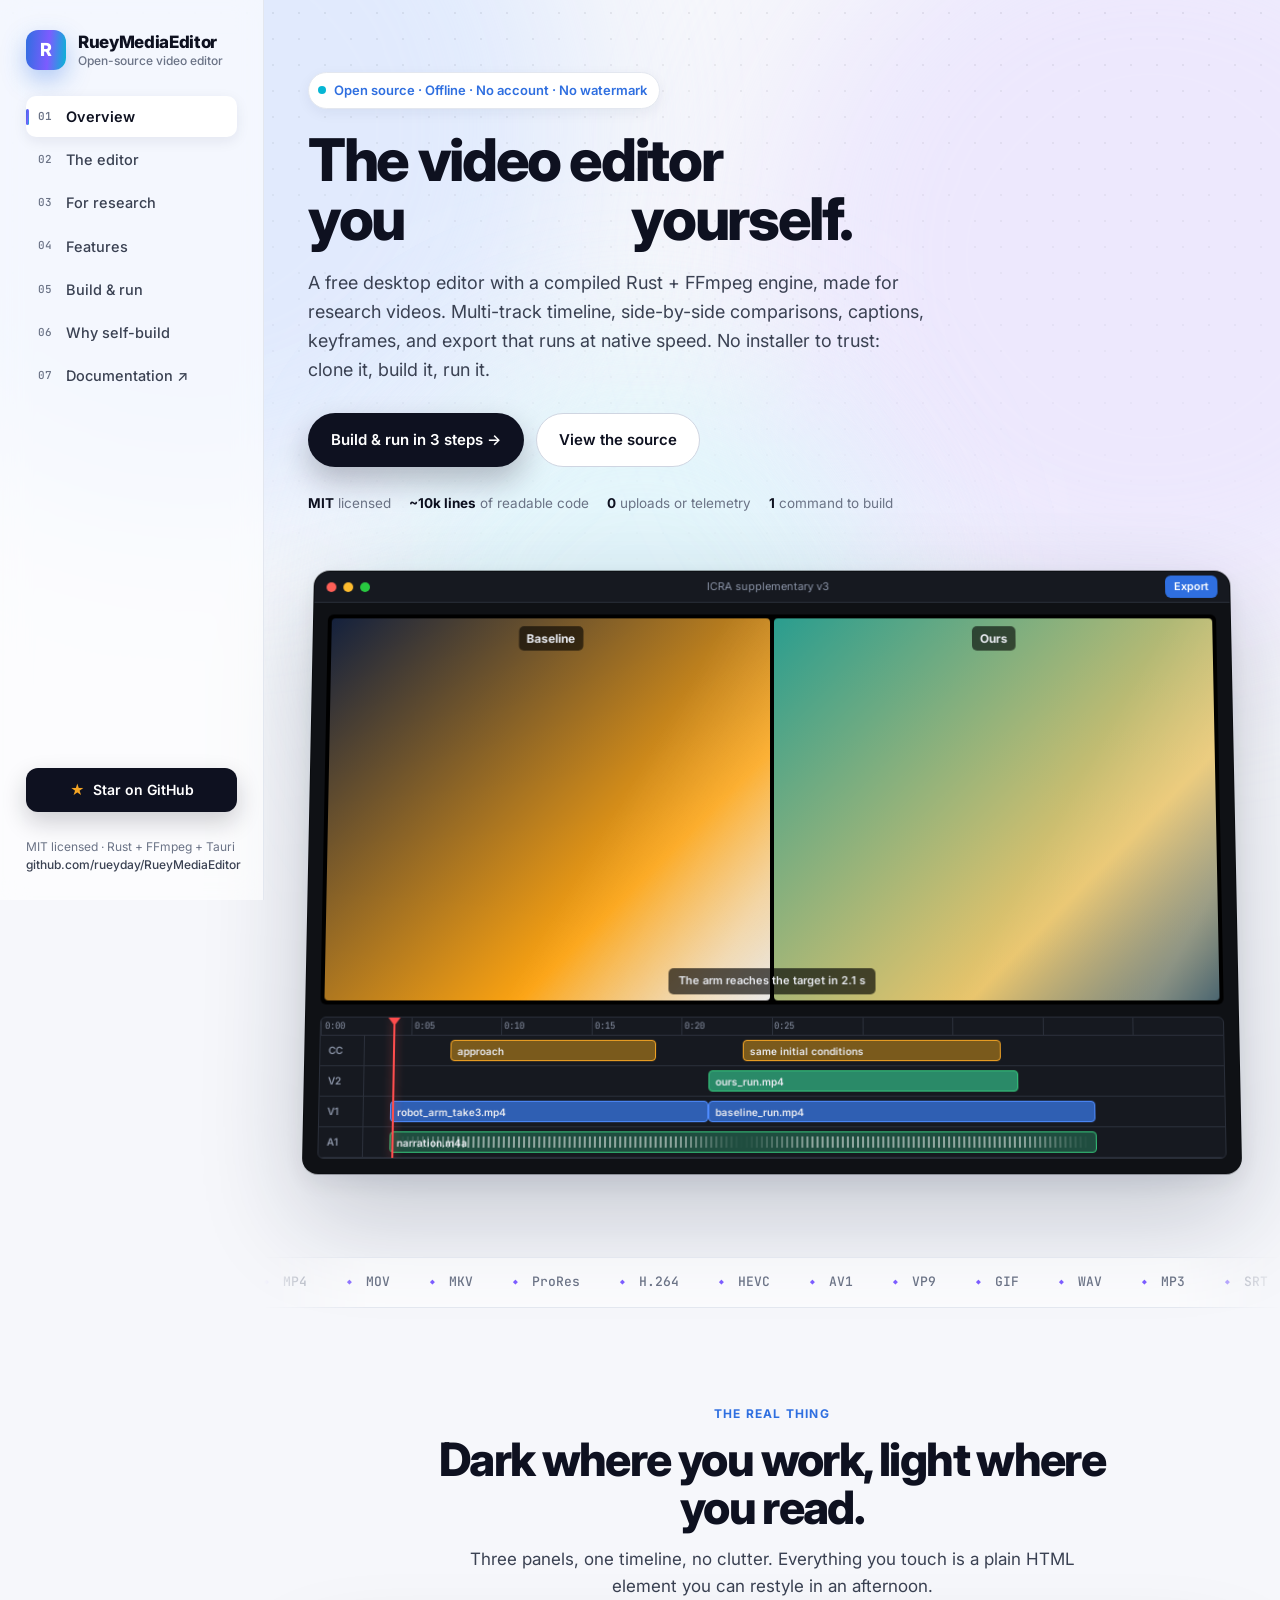
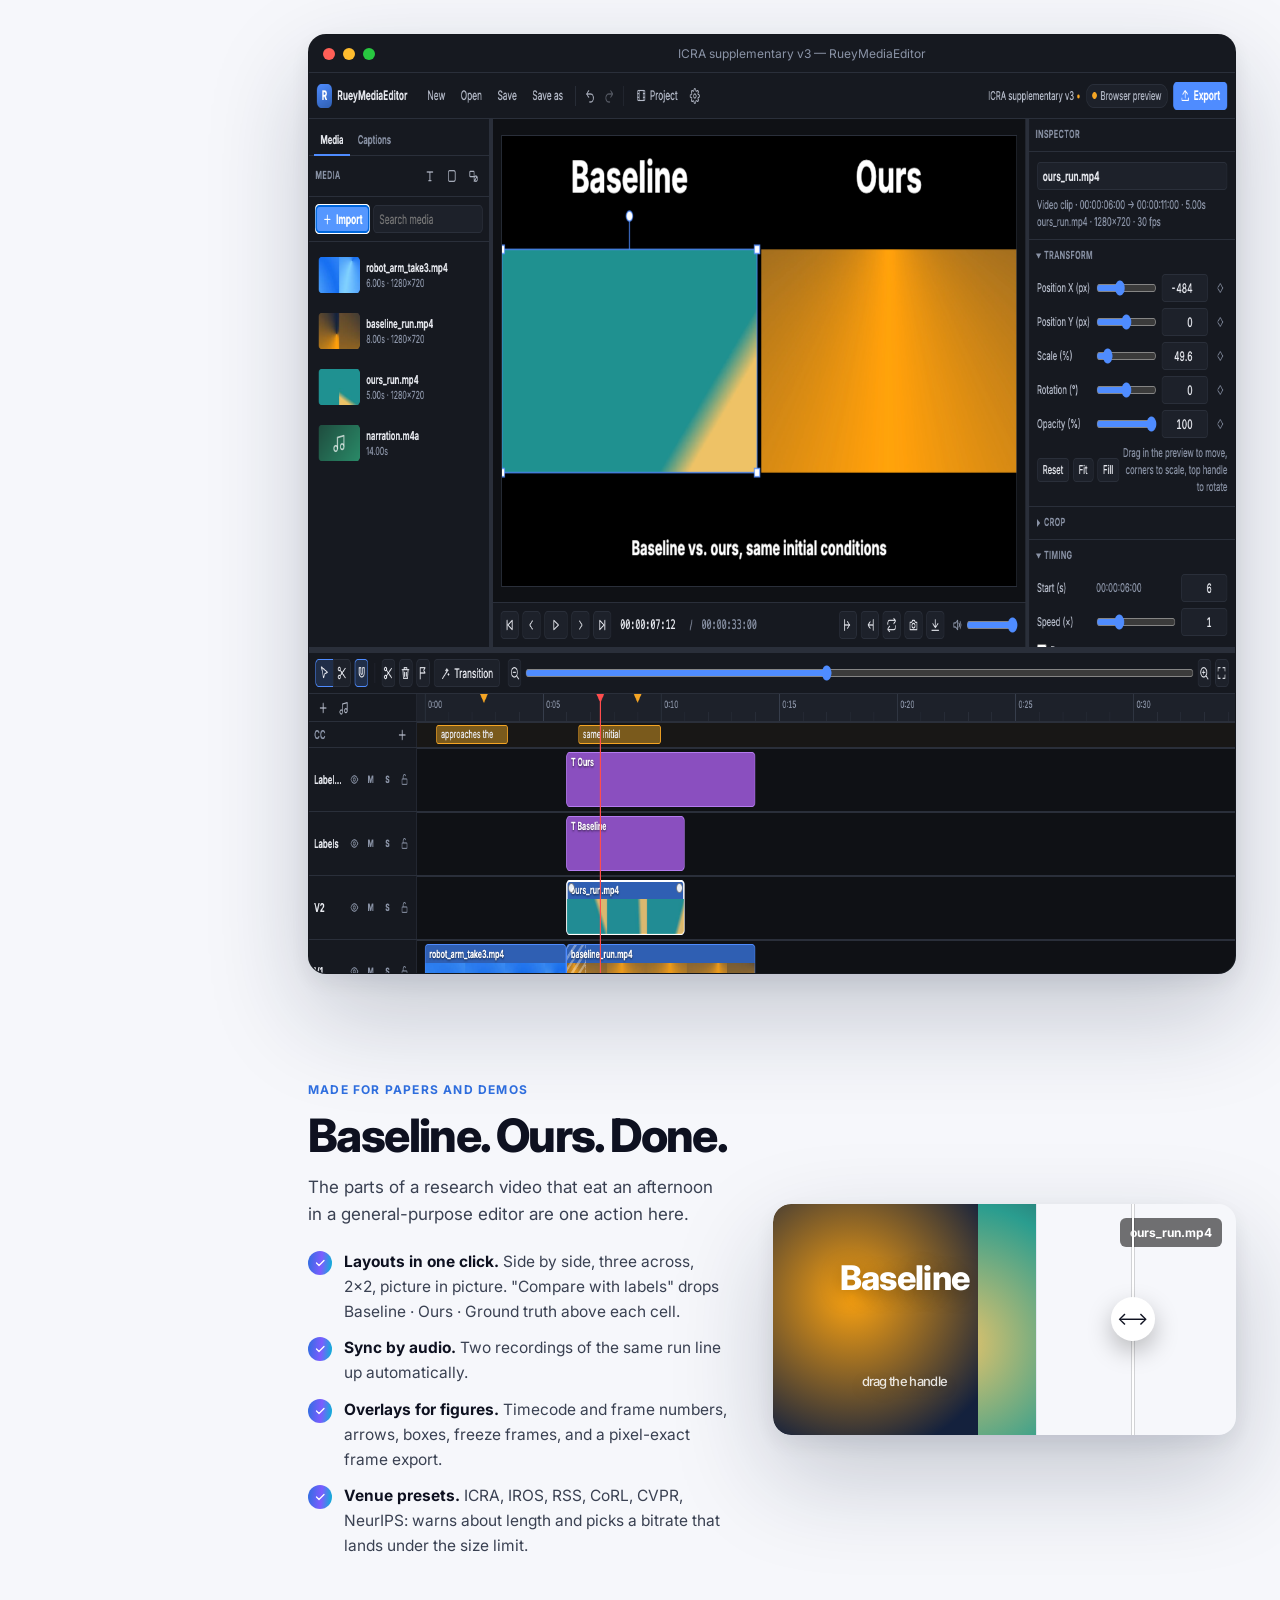
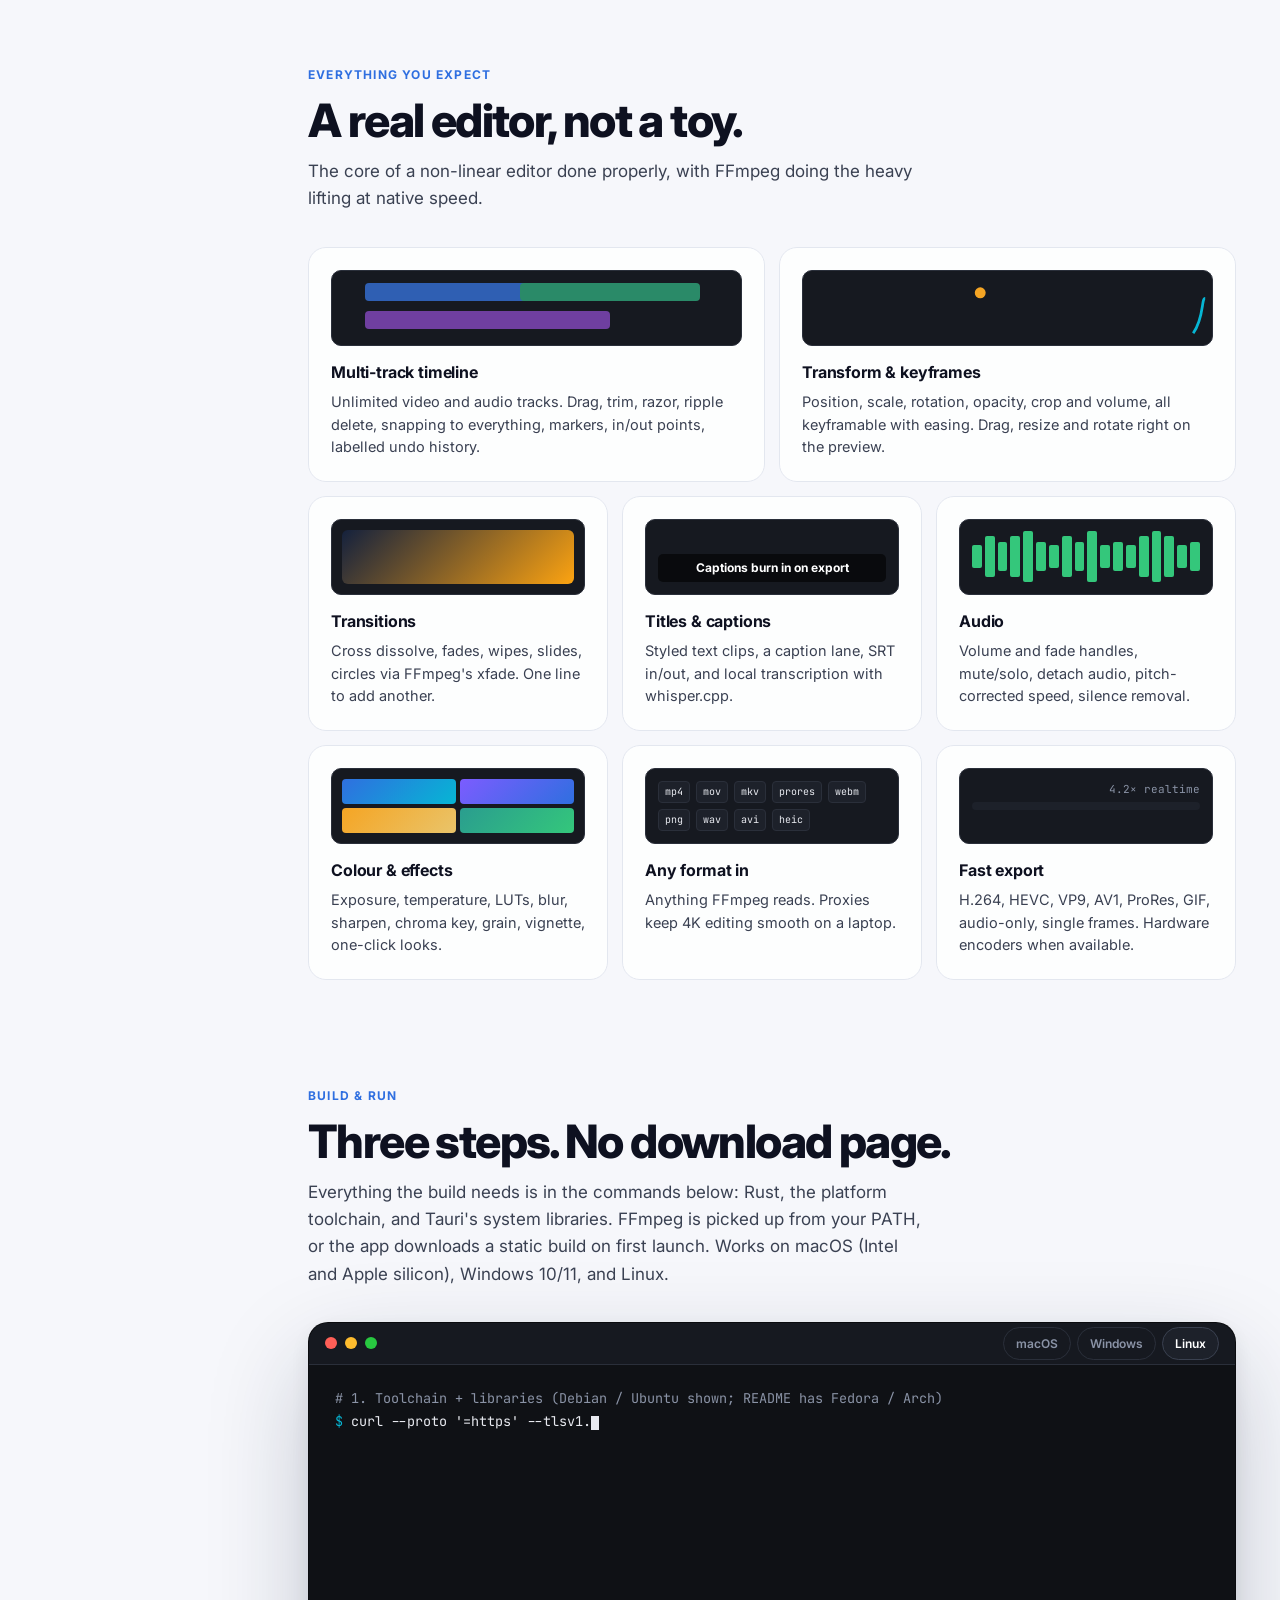
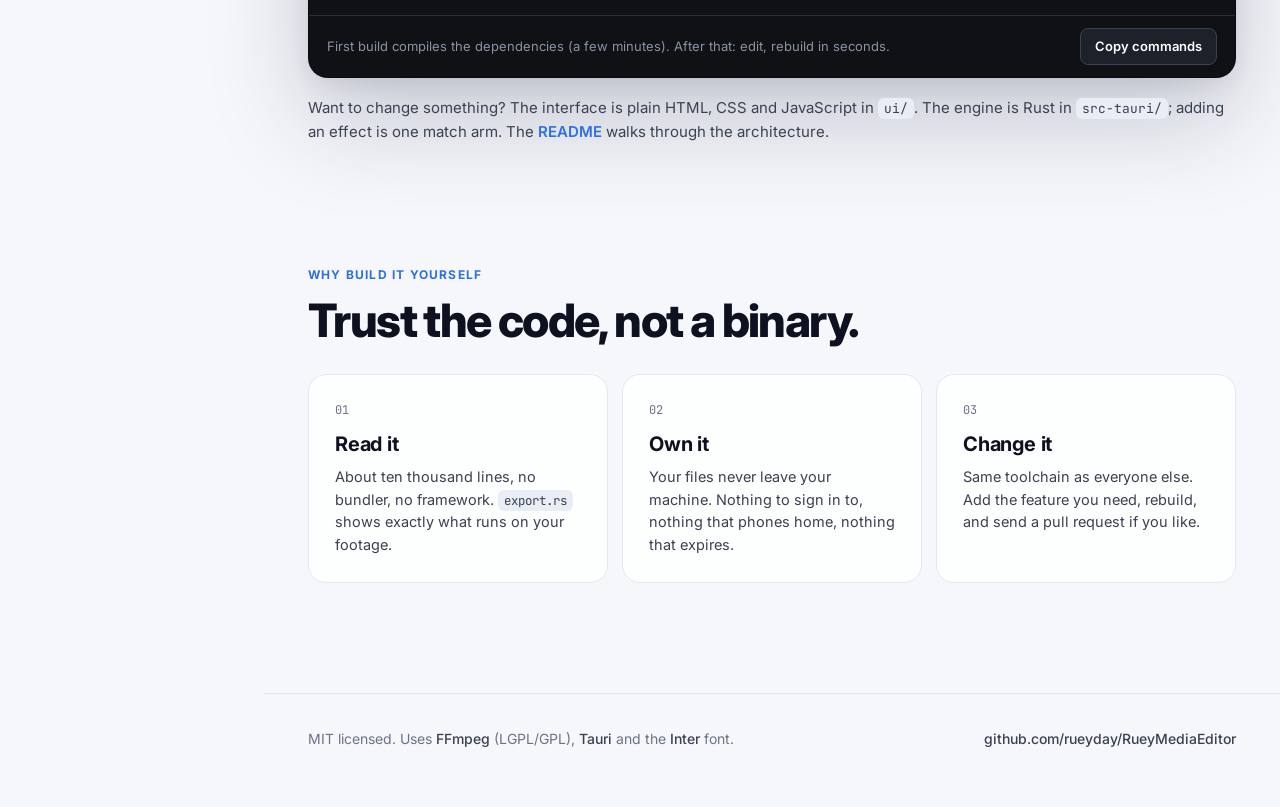
<file: index.html>
<!DOCTYPE html>
<html lang="en">
<head>
  <meta charset="utf-8">
  <meta name="viewport" content="width=device-width, initial-scale=1">
  <title>RueyMediaEditor — the video editor you compile yourself</title>
  <meta name="description" content="Free, open-source desktop video editor with a Rust + FFmpeg engine, built for research videos. Side-by-side comparisons, captions, keyframes, fast native export. Clone it, build it, run it.">
  <meta property="og:title" content="RueyMediaEditor">
  <meta property="og:description" content="Free, open-source desktop video editor built for research videos. Clone it, build it, run it.">
  <meta property="og:image" content="docs/screenshot.png">
  <link rel="preconnect" href="https://fonts.googleapis.com">
  <link rel="preconnect" href="https://fonts.gstatic.com" crossorigin>
  <link href="https://fonts.googleapis.com/css2?family=Inter:wght@400;500;600;700;800&family=JetBrains+Mono:wght@400;500&display=swap" rel="stylesheet">
  <link rel="stylesheet" href="docs/style.css">
  <link rel="icon" href="data:image/svg+xml,%3Csvg xmlns='http://www.w3.org/2000/svg' viewBox='0 0 32 32'%3E%3Cdefs%3E%3ClinearGradient id='g' x1='0' y1='0' x2='1' y2='1'%3E%3Cstop offset='0' stop-color='%232f6fe0'/%3E%3Cstop offset='1' stop-color='%237c5cff'/%3E%3C/linearGradient%3E%3C/defs%3E%3Crect width='32' height='32' rx='9' fill='url(%23g)'/%3E%3Ctext x='16' y='22' font-family='Inter,system-ui,sans-serif' font-weight='800' font-size='18' fill='white' text-anchor='middle'%3ER%3C/text%3E%3C/svg%3E">
</head>
<body>
  <div class="bg" aria-hidden="true"><div class="blob b1"></div><div class="blob b2"></div><div class="blob b3"></div><div class="grid"></div></div>

  <aside class="side">
    <a class="brand" href="#top"><span class="mark">R</span><span>RueyMediaEditor<small>Open-source video editor</small></span></a>
    <nav id="sidenav">
      <a href="#top" class="active"><span class="n">01</span>Overview</a>
      <a href="#app"><span class="n">02</span>The editor</a>
      <a href="#research"><span class="n">03</span>For research</a>
      <a href="#features"><span class="n">04</span>Features</a>
      <a href="#build"><span class="n">05</span>Build &amp; run</a>
      <a href="#trust"><span class="n">06</span>Why self-build</a>
      <a href="https://github.com/rueyday/RueyMediaEditor#readme"><span class="n">07</span>Documentation ↗</a>
    </nav>
    <div class="grow"></div>
    <a class="star" href="https://github.com/rueyday/RueyMediaEditor"><span class="s">★</span> Star on GitHub</a>
    <div class="meta">MIT licensed · Rust + FFmpeg + Tauri<br><a href="https://github.com/rueyday/RueyMediaEditor">github.com/rueyday/RueyMediaEditor</a></div>
  </aside>

  <div class="main" id="top">
  <section class="hero">
    <div class="wrap">
      <div class="copy">
        <span class="eyebrow"><span class="pulse"></span> Open source · Offline · No account · No watermark</span>
        <h1>The video editor<br>you <span class="rotator"><span>compile</span><span>read</span><span>own</span></span> yourself.</h1>
        <p class="lede">A free desktop editor with a compiled Rust + FFmpeg engine, made for research videos. Multi-track timeline, side-by-side comparisons, captions, keyframes, and export that runs at native speed. No installer to trust: clone it, build it, run it.</p>
        <div class="cta">
          <a class="btn dark" href="#build"><span>Build &amp; run in 3 steps →</span></a>
          <a class="btn light" href="https://github.com/rueyday/RueyMediaEditor">View the source</a>
        </div>
        <div class="facts">
          <span><b>MIT</b> licensed</span>
          <span><b>~10k lines</b> of readable code</span>
          <span><b>0</b> uploads or telemetry</span>
          <span><b>1</b> command to build</span>
        </div>
      </div>

      <div class="demo" aria-hidden="true">
        <div class="bar"><i></i><i></i><i></i><span>ICRA supplementary v3</span><span class="exp">Export</span></div>
        <div class="preview">
          <div class="pane a"><span class="lbl">Baseline</span></div>
          <div class="pane b"><span class="lbl">Ours</span></div>
          <span class="cap">The arm reaches the target in 2.1 s</span>
        </div>
        <div class="tl">
          <div class="ruler"><span>0:00</span><span>0:05</span><span>0:10</span><span>0:15</span><span>0:20</span><span>0:25</span></div>
          <div class="track"><div class="name">CC</div><div class="lane"><div class="clip c" style="left:10%;width:24%;animation-delay:.9s">approach</div><div class="clip c" style="left:44%;width:30%;animation-delay:1.05s">same initial conditions</div></div></div>
          <div class="track"><div class="name">V2</div><div class="lane"><div class="clip v2" style="left:40%;width:36%;animation-delay:.6s">ours_run.mp4</div><div class="clip t" style="left:40%;width:8%;top:auto;height:0;display:none"></div></div></div>
          <div class="track"><div class="name">V1</div><div class="lane"><div class="clip v" style="left:3%;width:37%;animation-delay:.2s">robot_arm_take3.mp4</div><div class="clip v" style="left:40%;width:45%;animation-delay:.4s">baseline_run.mp4</div></div></div>
          <div class="track"><div class="name">A1</div><div class="lane"><div class="clip a" style="left:3%;width:82%;animation-delay:.75s">narration.m4a</div></div></div>
          <div class="playhead"></div>
        </div>
      </div>
    </div>
  </section>

  <div class="marquee" aria-hidden="true">
    <div class="track">
      <span>MP4</span><span>MOV</span><span>MKV</span><span>ProRes</span><span>H.264</span><span>HEVC</span><span>AV1</span><span>VP9</span><span>GIF</span><span>WAV</span><span>MP3</span><span>SRT</span><span>LUT</span><span>4K</span><span>VideoToolbox</span><span>NVENC</span><span>whisper.cpp</span><span>xfade</span>
      <span>MP4</span><span>MOV</span><span>MKV</span><span>ProRes</span><span>H.264</span><span>HEVC</span><span>AV1</span><span>VP9</span><span>GIF</span><span>WAV</span><span>MP3</span><span>SRT</span><span>LUT</span><span>4K</span><span>VideoToolbox</span><span>NVENC</span><span>whisper.cpp</span><span>xfade</span>
    </div>
  </div>

  <section id="app">
    <div class="wrap">
      <div class="reveal" style="text-align:center;max-width:720px;margin:0 auto 34px">
        <div class="kicker">The real thing</div>
        <h2>Dark where you work, light where you read.</h2>
        <p class="sub" style="margin:0 auto">Three panels, one timeline, no clutter. Everything you touch is a plain HTML element you can restyle in an afternoon.</p>
      </div>
      <div class="shot-wrap reveal">
        <div class="shot" id="shot">
          <div class="window">
            <div class="bar"><i></i><i></i><i></i><span>ICRA supplementary v3 — RueyMediaEditor</span></div>
            <img src="docs/screenshot.png" alt="RueyMediaEditor showing a side-by-side comparison of two experiment videos with labels, captions and a multi-track timeline" width="1440" height="900">
          </div>
        </div>
      </div>
    </div>
  </section>

  <section id="research">
    <div class="wrap split">
      <div class="reveal">
        <div class="kicker">Made for papers and demos</div>
        <h2>Baseline. Ours. Done.</h2>
        <p class="sub" style="margin-bottom:22px">The parts of a research video that eat an afternoon in a general-purpose editor are one action here.</p>
        <ul>
          <li><span class="check"><svg viewBox="0 0 24 24"><path d="M5 12l5 5L20 7"/></svg></span><span><b>Layouts in one click.</b> Side by side, three across, 2×2, picture in picture. "Compare with labels" drops Baseline · Ours · Ground truth above each cell.</span></li>
          <li><span class="check"><svg viewBox="0 0 24 24"><path d="M5 12l5 5L20 7"/></svg></span><span><b>Sync by audio.</b> Two recordings of the same run line up automatically.</span></li>
          <li><span class="check"><svg viewBox="0 0 24 24"><path d="M5 12l5 5L20 7"/></svg></span><span><b>Overlays for figures.</b> Timecode and frame numbers, arrows, boxes, freeze frames, and a pixel-exact frame export.</span></li>
          <li><span class="check"><svg viewBox="0 0 24 24"><path d="M5 12l5 5L20 7"/></svg></span><span><b>Venue presets.</b> ICRA, IROS, RSS, CoRL, CVPR, NeurIPS: warns about length and picks a bitrate that lands under the size limit.</span></li>
        </ul>
      </div>
      <div class="compare reveal" id="compare" aria-label="Drag to compare baseline and ours">
        <div class="side a">Baseline<small>drag the handle</small></div>
        <div class="side b">Ours<small>same initial conditions</small></div>
        <span class="tag l">baseline_run.mp4</span><span class="tag r">ours_run.mp4</span>
        <span class="tc" id="tc">00:00:07.400 · frame 222</span>
        <div class="handle"></div>
      </div>
    </div>
  </section>

  <section id="features">
    <div class="wrap">
      <div class="reveal">
        <div class="kicker">Everything you expect</div>
        <h2>A real editor, not a toy.</h2>
        <p class="sub">The core of a non-linear editor done properly, with FFmpeg doing the heavy lifting at native speed.</p>
      </div>
      <div class="bento reveal">
        <div class="card span-3"><div class="art"><div class="tclip one"></div><div class="tclip two"></div><div class="tclip three"></div></div><h3>Multi-track timeline</h3><p>Unlimited video and audio tracks. Drag, trim, razor, ripple delete, snapping to everything, markers, in/out points, labelled undo history.</p></div>
        <div class="card span-3"><div class="art"><svg class="kf" viewBox="0 0 300 76" preserveAspectRatio="none"><path d="M10 60 C 60 60, 80 16, 130 16 S 200 60, 250 60 S 290 20, 295 20"/><circle cx="10" cy="60" r="4"/><circle cx="130" cy="16" r="4"/><circle cx="250" cy="60" r="4"/></svg></div><h3>Transform &amp; keyframes</h3><p>Position, scale, rotation, opacity, crop and volume, all keyframable with easing. Drag, resize and rotate right on the preview.</p></div>
        <div class="card span-2"><div class="art"><div class="wipe"></div></div><h3>Transitions</h3><p>Cross dissolve, fades, wipes, slides, circles via FFmpeg's xfade. One line to add another.</p></div>
        <div class="card span-2"><div class="art"><div class="cc">Captions burn in on export</div></div><h3>Titles &amp; captions</h3><p>Styled text clips, a caption lane, SRT in/out, and local transcription with whisper.cpp.</p></div>
        <div class="card span-2"><div class="art"><div class="wave"><i></i><i></i><i></i><i></i><i></i><i></i><i></i><i></i><i></i><i></i><i></i><i></i><i></i><i></i><i></i><i></i><i></i><i></i></div></div><h3>Audio</h3><p>Volume and fade handles, mute/solo, detach audio, pitch-corrected speed, silence removal.</p></div>
        <div class="card span-2"><div class="art"><div class="grid4"><i></i><i></i><i></i><i></i></div></div><h3>Colour &amp; effects</h3><p>Exposure, temperature, LUTs, blur, sharpen, chroma key, grain, vignette, one-click looks.</p></div>
        <div class="card span-2"><div class="art"><div class="fmt"><span>mp4</span><span>mov</span><span>mkv</span><span>prores</span><span>webm</span><span>png</span><span>wav</span><span>avi</span><span>heic</span></div></div><h3>Any format in</h3><p>Anything FFmpeg reads. Proxies keep 4K editing smooth on a laptop.</p></div>
        <div class="card span-2"><div class="art"><span class="pct">4.2× realtime</span><div class="prog"></div></div><h3>Fast export</h3><p>H.264, HEVC, VP9, AV1, ProRes, GIF, audio-only, single frames. Hardware encoders when available.</p></div>
      </div>
    </div>
  </section>

  <section id="build">
    <div class="wrap">
      <div class="reveal">
        <div class="kicker">Build &amp; run</div>
        <h2>Three steps. No download page.</h2>
        <p class="sub">Everything the build needs is in the commands below: Rust, the platform toolchain, and Tauri's system libraries. FFmpeg is picked up from your PATH, or the app downloads a static build on first launch. Works on macOS (Intel and Apple silicon), Windows 10/11, and Linux.</p>
      </div>
      <div class="terminal reveal">
        <div class="bar"><i></i><i></i><i></i><div class="tabs" role="tablist"><button class="tab active" data-os="mac">macOS</button><button class="tab" data-os="win">Windows</button><button class="tab" data-os="linux">Linux</button></div></div>
        <pre id="term"></pre>
        <div class="foot"><span>First build compiles the dependencies (a few minutes). After that: edit, rebuild in seconds.</span><button id="copy-btn">Copy commands</button></div>
      </div>
      <p class="reqs">Want to change something? The interface is plain HTML, CSS and JavaScript in <code class="inl">ui/</code>. The engine is Rust in <code class="inl">src-tauri/</code>; adding an effect is one match arm. The <a href="https://github.com/rueyday/RueyMediaEditor#readme">README</a> walks through the architecture.</p>
    </div>
  </section>

  <section id="trust">
    <div class="wrap">
      <div class="reveal">
        <div class="kicker">Why build it yourself</div>
        <h2>Trust the code, not a binary.</h2>
      </div>
      <div class="trust reveal">
        <div class="card"><div class="num">01</div><h3>Read it</h3><p>About ten thousand lines, no bundler, no framework. <code class="inl">export.rs</code> shows exactly what runs on your footage.</p></div>
        <div class="card"><div class="num">02</div><h3>Own it</h3><p>Your files never leave your machine. Nothing to sign in to, nothing that phones home, nothing that expires.</p></div>
        <div class="card"><div class="num">03</div><h3>Change it</h3><p>Same toolchain as everyone else. Add the feature you need, rebuild, and send a pull request if you like.</p></div>
      </div>
    </div>
  </section>

  <footer>
    <div class="wrap">
      <span>MIT licensed. Uses <a href="https://ffmpeg.org">FFmpeg</a> (LGPL/GPL), <a href="https://tauri.app">Tauri</a> and the <a href="https://rsms.me/inter/">Inter</a> font.</span>
      <a href="https://github.com/rueyday/RueyMediaEditor">github.com/rueyday/RueyMediaEditor</a>
    </div>
  </footer>
  </div>

  <script>
    // Sidebar: highlight the section in view
    const links = [...document.querySelectorAll('#sidenav a[href^="#"]')];
    const targets = links.map(a => document.querySelector(a.getAttribute('href') === '#top' ? '.hero' : a.getAttribute('href'))).filter(Boolean);
    const navIo = new IntersectionObserver(es => {
      es.forEach(e => { if (e.isIntersecting) { const idx = targets.indexOf(e.target); links.forEach((a, i) => a.classList.toggle('active', i === idx)); } });
    }, { rootMargin: '-40% 0px -55% 0px' });
    targets.forEach(t => navIo.observe(t));

    const reduced = matchMedia('(prefers-reduced-motion: reduce)').matches;

    // Scroll reveals
    const io = new IntersectionObserver(es => es.forEach(e => { if (e.isIntersecting) { e.target.classList.add('in'); io.unobserve(e.target); } }), { threshold: 0.12 });
    document.querySelectorAll('.reveal').forEach(el => io.observe(el));

    // Screenshot tilt
    const shot = document.getElementById('shot');
    const wrap = shot.parentElement;
    if (!reduced) {
      wrap.addEventListener('mousemove', e => { const r = wrap.getBoundingClientRect(); const x = (e.clientX - r.left) / r.width - 0.5, y = (e.clientY - r.top) / r.height - 0.5; shot.style.transform = `rotateY(${x * 6}deg) rotateX(${-y * 5}deg)`; });
      wrap.addEventListener('mouseleave', () => { shot.style.transform = ''; });
    }

    // Spotlight cards
    document.querySelectorAll('.card').forEach(c => c.addEventListener('mousemove', e => { const r = c.getBoundingClientRect(); c.style.setProperty('--mx', `${e.clientX - r.left}px`); c.style.setProperty('--my', `${e.clientY - r.top}px`); }));

    // Compare slider: auto-sways until touched
    const cmp = document.getElementById('compare');
    const tc = document.getElementById('tc');
    let touched = false, t0 = performance.now();
    const setPos = p => { p = Math.max(2, Math.min(98, p)); cmp.style.setProperty('--pos', `${p}%`); const s = 5 + p / 100 * 8; tc.textContent = `00:00:${s.toFixed(3).padStart(6, '0')} · frame ${Math.round(s * 30)}`; };
    const sway = () => { if (!touched && !reduced) { setPos(50 + 28 * Math.sin((performance.now() - t0) / 1600)); requestAnimationFrame(sway); } };
    sway();
    const drag = e => { const r = cmp.getBoundingClientRect(); setPos((e.clientX - r.left) / r.width * 100); };
    cmp.addEventListener('pointerdown', e => { touched = true; cmp.setPointerCapture(e.pointerId); drag(e); cmp.addEventListener('pointermove', drag); });
    cmp.addEventListener('pointerup', () => cmp.removeEventListener('pointermove', drag));

    // Terminal typewriter
    const CMDS = {
      mac: [['# 1. Toolchain'], ['xcode-select --install'], ["curl --proto '=https' --tlsv1.2 -sSf https://sh.rustup.rs | sh"], ['cargo install tauri-cli --version "^2"'], [''], ['# 2. Clone'], ['git clone https://github.com/rueyday/RueyMediaEditor.git'], ['cd RueyMediaEditor'], [''], ['# 3. Run  (or: cargo tauri build  →  .app / .dmg in src-tauri/target/release/bundle/)'], ['cargo tauri dev']],
      win: [['# 1. Toolchain (PowerShell). Rust needs the C++ build tools; WebView2 ships with Windows 10/11.'], ['winget install Rustlang.Rustup Git.Git Microsoft.VisualStudio.2022.BuildTools --override "--wait --passive --add Microsoft.VisualStudio.Workload.VCTools --includeRecommended"'], ['cargo install tauri-cli --version "^2"'], [''], ['# 2. Clone'], ['git clone https://github.com/rueyday/RueyMediaEditor.git'], ['cd RueyMediaEditor'], [''], ['# 3. Run  (or: cargo tauri build  →  src-tauri\\target\\release\\bundle\\ for an installer)'], ['cargo tauri dev']],
      linux: [['# 1. Toolchain + libraries (Debian / Ubuntu shown; README has Fedora / Arch)'], ["curl --proto '=https' --tlsv1.2 -sSf https://sh.rustup.rs | sh"], ['sudo apt install build-essential curl wget file git pkg-config libssl-dev \\'], ['  libwebkit2gtk-4.1-dev libgtk-3-dev libxdo-dev librsvg2-dev \\'], ['  gstreamer1.0-plugins-good gstreamer1.0-plugins-bad gstreamer1.0-libav ffmpeg'], ['cargo install tauri-cli --version "^2"'], [''], ['# 2. Clone'], ['git clone https://github.com/rueyday/RueyMediaEditor.git'], ['cd RueyMediaEditor'], [''], ['# 3. Run  (or: cargo tauri build  →  AppImage / .deb / .rpm)'], ['cargo tauri dev']],
    };
    const term = document.getElementById('term');
    let os = /Windows/.test(navigator.userAgent) ? 'win' : /Linux/.test(navigator.userAgent) && !/Android/.test(navigator.userAgent) ? 'linux' : 'mac';
    let typing = 0;
    const esc = s => s.replace(/[&<>]/g, c => ({ '&': '&amp;', '<': '&lt;', '>': '&gt;' }[c]));
    const lineHtml = l => l.startsWith('#') ? `<span class="c">${esc(l)}</span>` : l.startsWith('  ') || l === '' ? esc(l) : `<span class="p">$</span> ${esc(l)}`;
    async function render(instant) {
      const id = ++typing;
      const lines = CMDS[os].map(x => x[0]);
      if (instant || reduced) { term.innerHTML = lines.map(lineHtml).join('\n') + '\n<span class="p">$</span> <span class="cursor"></span>'; return; }
      let out = '';
      for (const l of lines) {
        if (l.startsWith('#') || l === '') { out += lineHtml(l) + '\n'; term.innerHTML = out + '<span class="cursor"></span>'; await new Promise(r => setTimeout(r, 60)); continue; }
        let cur = '';
        for (const ch of l) { if (id !== typing) return; cur += ch; term.innerHTML = out + lineHtml(cur) + '<span class="cursor"></span>'; await new Promise(r => setTimeout(r, 12)); }
        out += lineHtml(l) + '\n';
      }
      term.innerHTML = out + '<span class="p">$</span> <span class="cursor"></span>';
    }
    const tabs = document.querySelectorAll('.tab');
    const pick = (o, instant) => { os = o; tabs.forEach(t => t.classList.toggle('active', t.dataset.os === o)); render(instant); };
    tabs.forEach(t => t.addEventListener('click', () => pick(t.dataset.os, true)));
    const termIo = new IntersectionObserver(es => { if (es.some(e => e.isIntersecting)) { termIo.disconnect(); pick(os, false); } }, { threshold: 0.3 });
    termIo.observe(term);
    document.getElementById('copy-btn').addEventListener('click', e => {
      const text = CMDS[os].map(x => x[0]).filter(l => l && !l.startsWith('#')).join('\n');
      navigator.clipboard?.writeText(text).then(() => { e.target.textContent = 'Copied ✓'; setTimeout(() => { e.target.textContent = 'Copy commands'; }, 1500); });
    });
  </script>
</body>
</html>
</file>
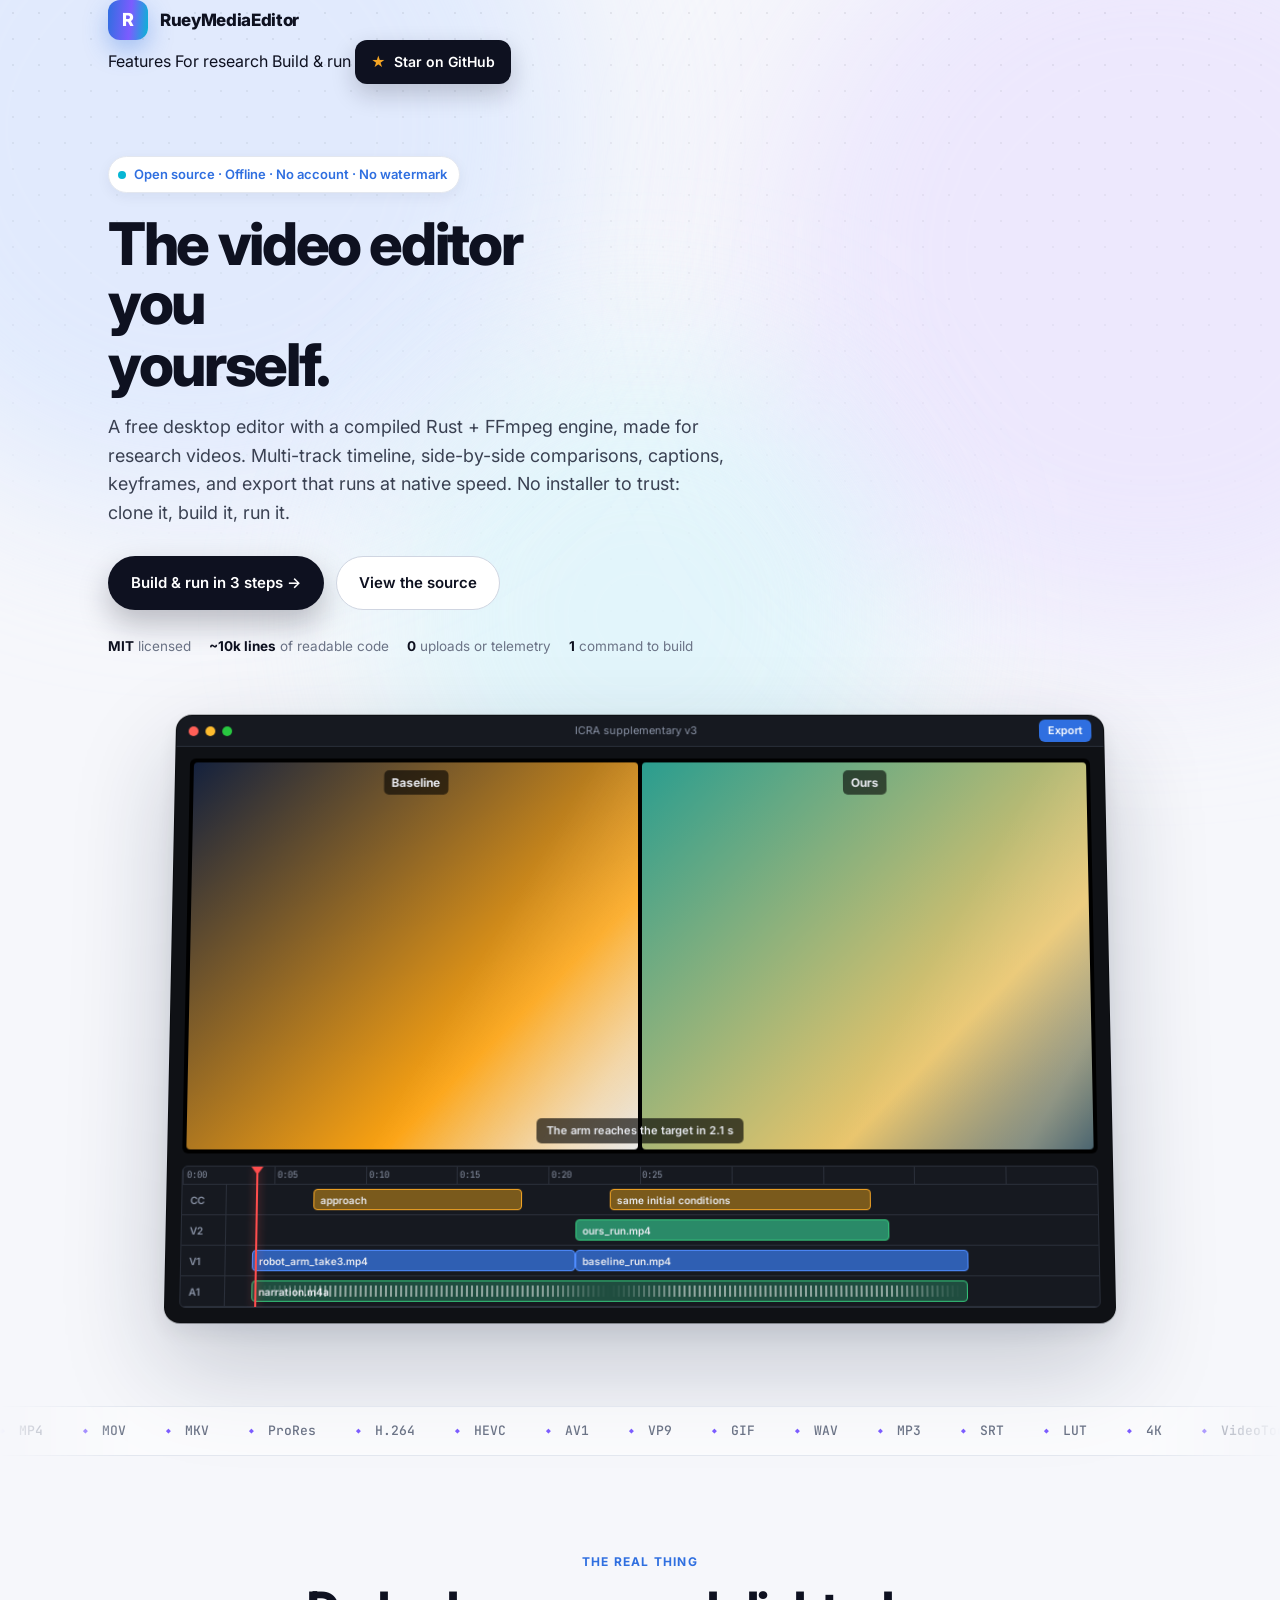
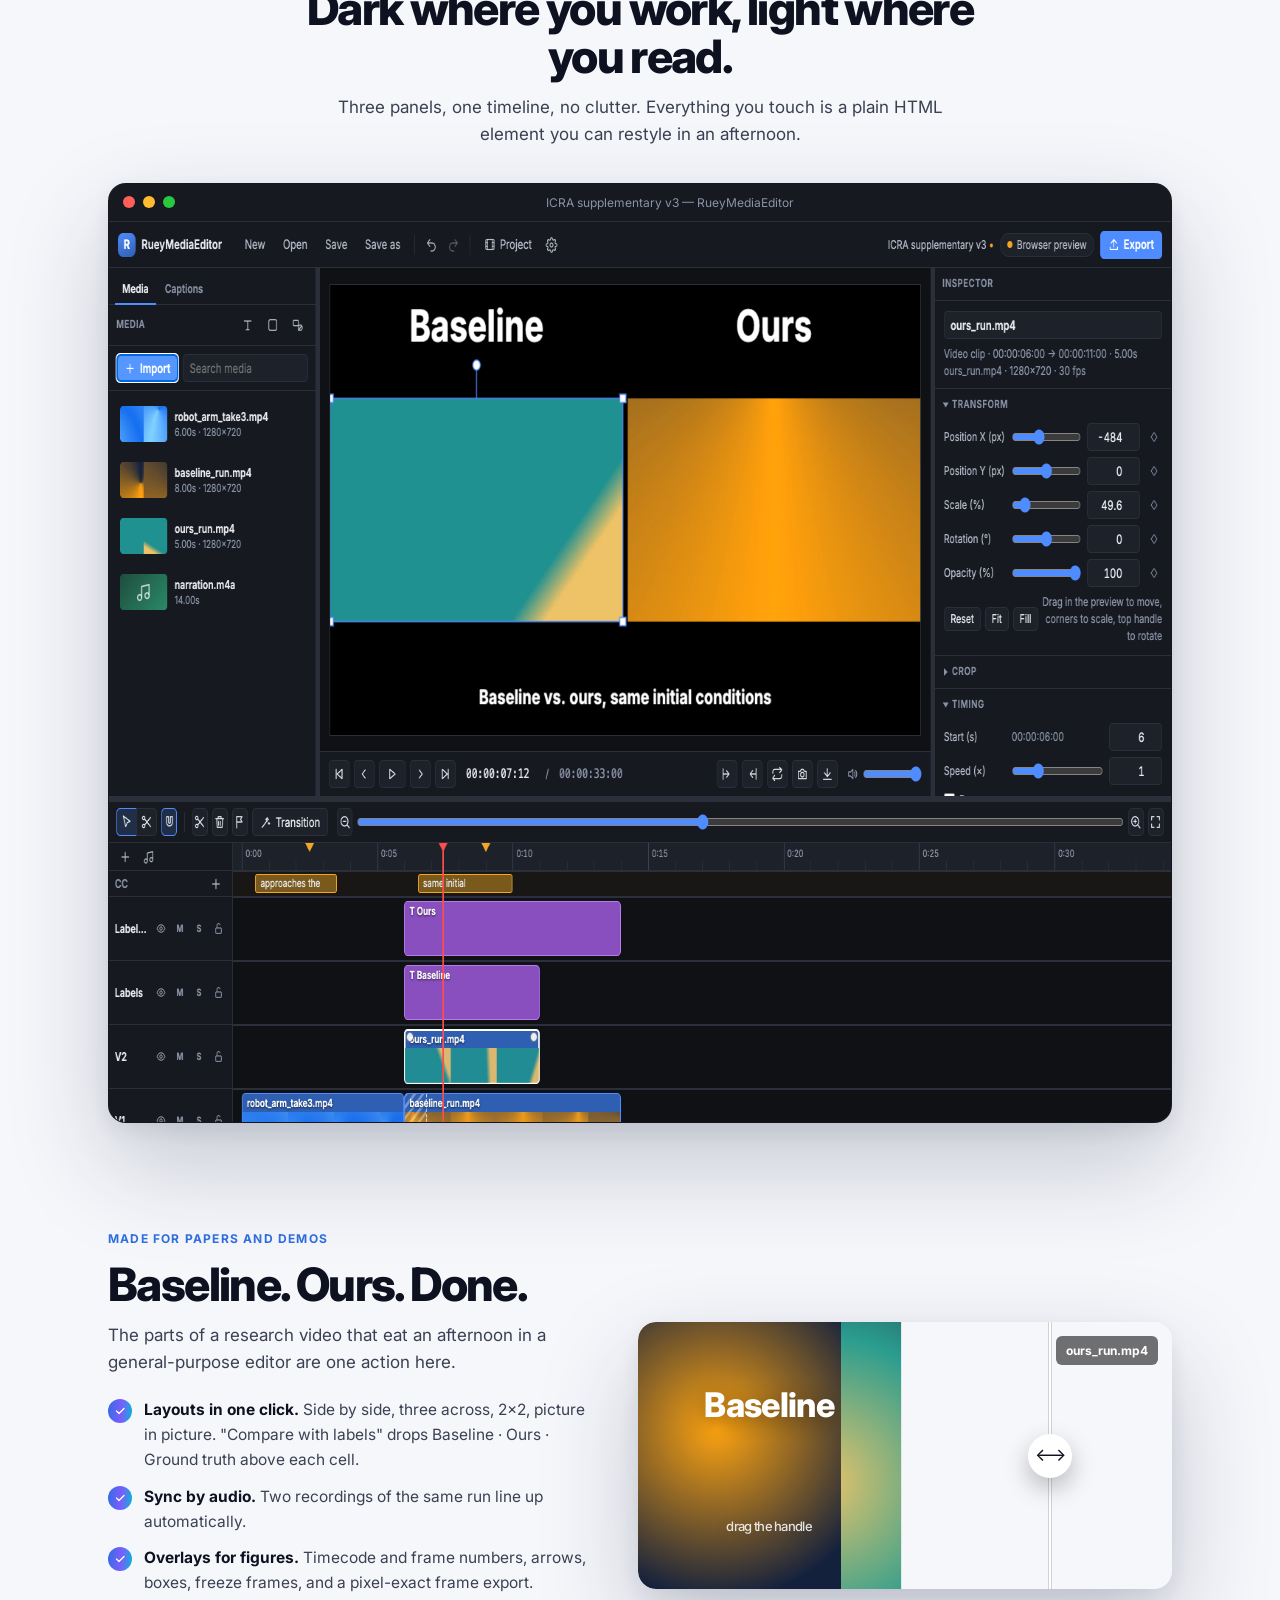
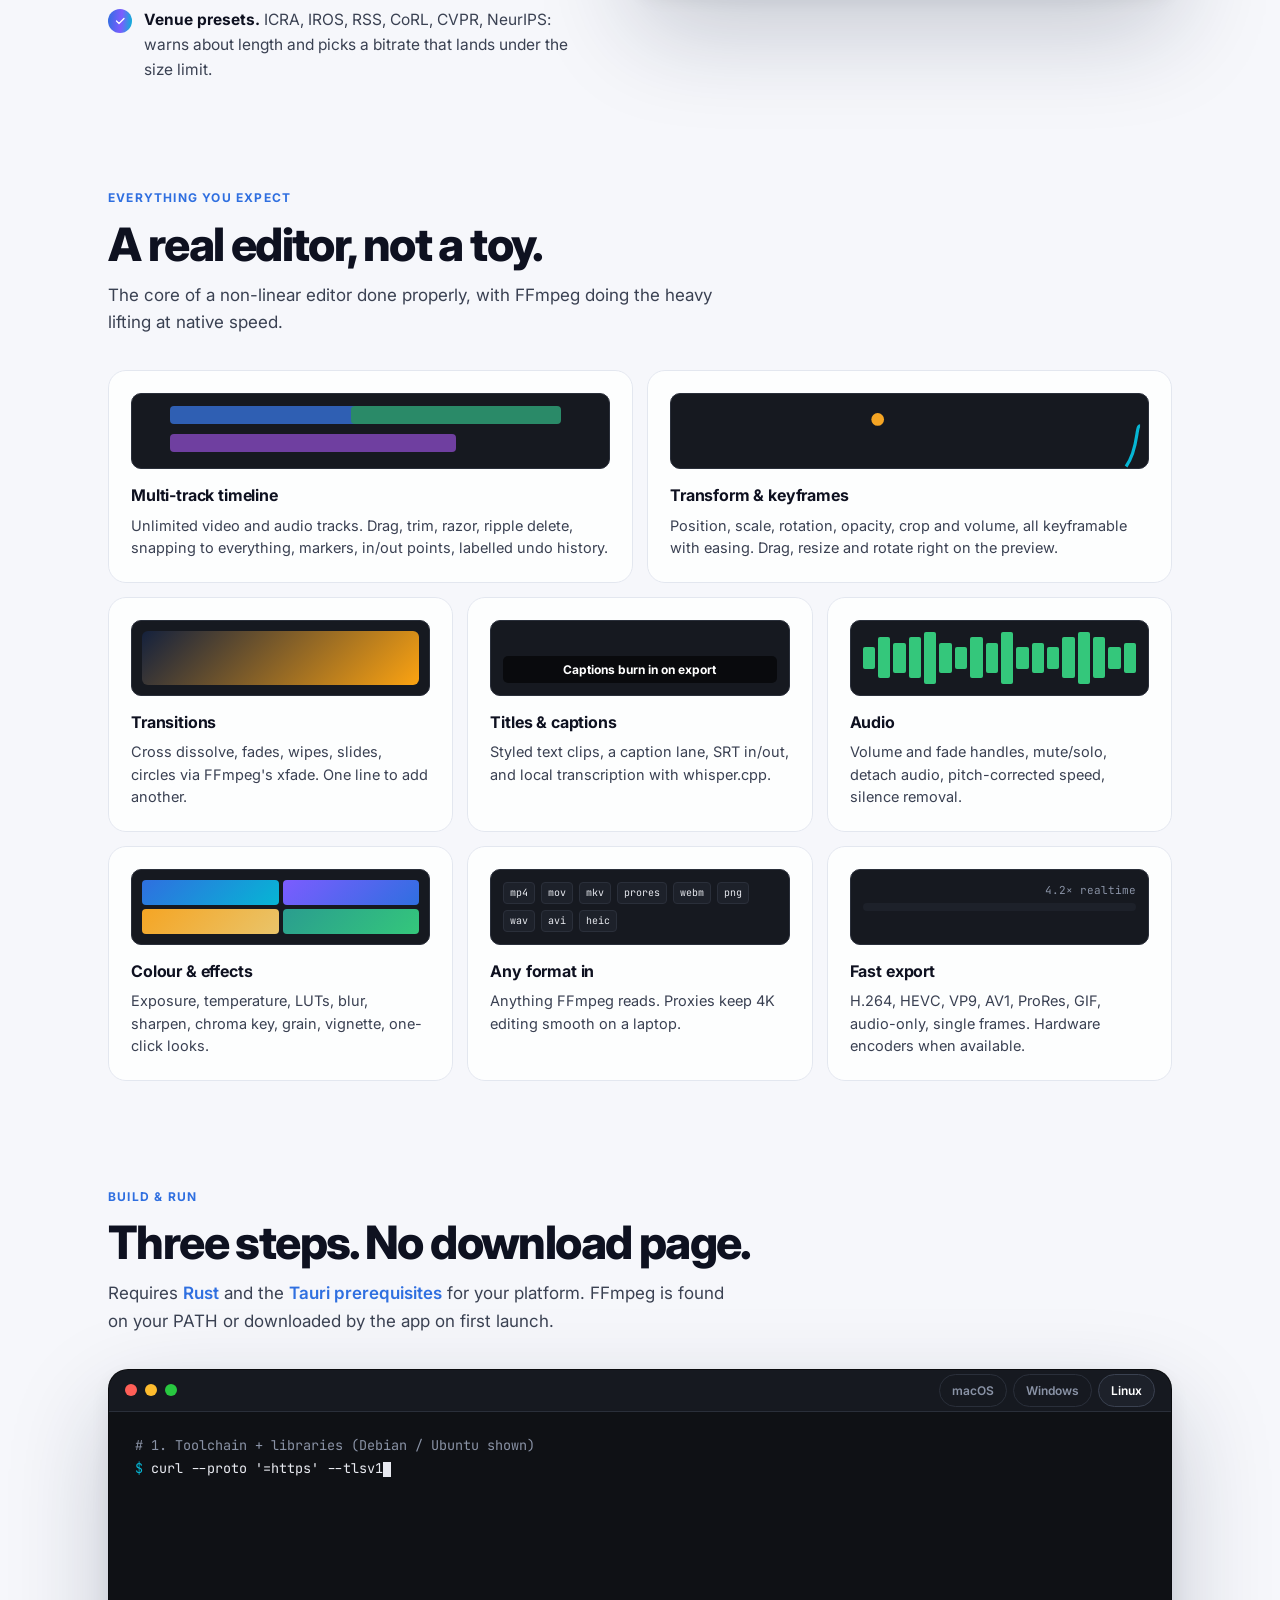
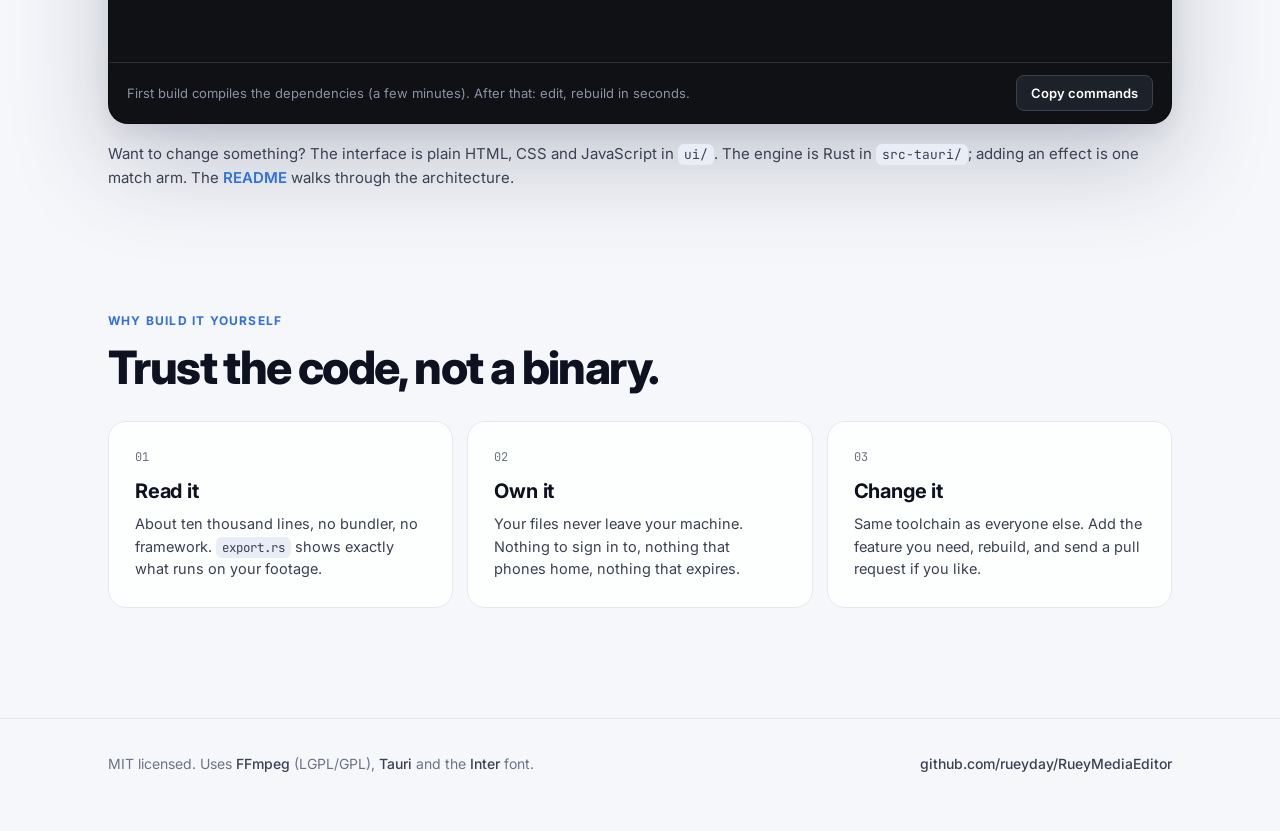
<file: docs/index.html>
<!DOCTYPE html>
<html lang="en">
<head>
  <meta charset="utf-8">
  <meta name="viewport" content="width=device-width, initial-scale=1">
  <title>RueyMediaEditor — the video editor you compile yourself</title>
  <meta name="description" content="Free, open-source desktop video editor with a Rust + FFmpeg engine, built for research videos. Side-by-side comparisons, captions, keyframes, fast native export. Clone it, build it, run it.">
  <meta property="og:title" content="RueyMediaEditor">
  <meta property="og:description" content="Free, open-source desktop video editor built for research videos. Clone it, build it, run it.">
  <meta property="og:image" content="screenshot.png">
  <link rel="preconnect" href="https://fonts.googleapis.com">
  <link rel="preconnect" href="https://fonts.gstatic.com" crossorigin>
  <link href="https://fonts.googleapis.com/css2?family=Inter:wght@400;500;600;700;800&family=JetBrains+Mono:wght@400;500&display=swap" rel="stylesheet">
  <link rel="stylesheet" href="style.css">
  <link rel="icon" href="data:image/svg+xml,%3Csvg xmlns='http://www.w3.org/2000/svg' viewBox='0 0 32 32'%3E%3Cdefs%3E%3ClinearGradient id='g' x1='0' y1='0' x2='1' y2='1'%3E%3Cstop offset='0' stop-color='%232f6fe0'/%3E%3Cstop offset='1' stop-color='%237c5cff'/%3E%3C/linearGradient%3E%3C/defs%3E%3Crect width='32' height='32' rx='9' fill='url(%23g)'/%3E%3Ctext x='16' y='22' font-family='Inter,system-ui,sans-serif' font-weight='800' font-size='18' fill='white' text-anchor='middle'%3ER%3C/text%3E%3C/svg%3E">
</head>
<body>
  <div class="bg" aria-hidden="true"><div class="blob b1"></div><div class="blob b2"></div><div class="blob b3"></div><div class="grid"></div></div>

  <header class="nav">
    <div class="wrap">
      <a class="brand" href="#"><span class="mark">R</span> RueyMediaEditor</a>
      <nav class="nav-links">
        <a href="#features">Features</a>
        <a href="#research">For research</a>
        <a href="#build">Build &amp; run</a>
        <a class="star" href="https://github.com/rueyday/RueyMediaEditor"><span class="s">★</span> Star on GitHub</a>
      </nav>
    </div>
  </header>

  <section class="hero">
    <div class="wrap">
      <div>
        <span class="eyebrow"><span class="pulse"></span> Open source · Offline · No account · No watermark</span>
        <h1>The video editor<br>you <span class="rotator"><span>compile</span><span>read</span><span>own</span></span><br>yourself.</h1>
        <p class="lede">A free desktop editor with a compiled Rust + FFmpeg engine, made for research videos. Multi-track timeline, side-by-side comparisons, captions, keyframes, and export that runs at native speed. No installer to trust: clone it, build it, run it.</p>
        <div class="cta">
          <a class="btn dark" href="#build"><span>Build &amp; run in 3 steps →</span></a>
          <a class="btn light" href="https://github.com/rueyday/RueyMediaEditor">View the source</a>
        </div>
        <div class="facts">
          <span><b>MIT</b> licensed</span>
          <span><b>~10k lines</b> of readable code</span>
          <span><b>0</b> uploads or telemetry</span>
          <span><b>1</b> command to build</span>
        </div>
      </div>

      <div class="demo" aria-hidden="true">
        <div class="bar"><i></i><i></i><i></i><span>ICRA supplementary v3</span><span class="exp">Export</span></div>
        <div class="preview">
          <div class="pane a"><span class="lbl">Baseline</span></div>
          <div class="pane b"><span class="lbl">Ours</span></div>
          <span class="cap">The arm reaches the target in 2.1 s</span>
        </div>
        <div class="tl">
          <div class="ruler"><span>0:00</span><span>0:05</span><span>0:10</span><span>0:15</span><span>0:20</span><span>0:25</span></div>
          <div class="track"><div class="name">CC</div><div class="lane"><div class="clip c" style="left:10%;width:24%;animation-delay:.9s">approach</div><div class="clip c" style="left:44%;width:30%;animation-delay:1.05s">same initial conditions</div></div></div>
          <div class="track"><div class="name">V2</div><div class="lane"><div class="clip v2" style="left:40%;width:36%;animation-delay:.6s">ours_run.mp4</div><div class="clip t" style="left:40%;width:8%;top:auto;height:0;display:none"></div></div></div>
          <div class="track"><div class="name">V1</div><div class="lane"><div class="clip v" style="left:3%;width:37%;animation-delay:.2s">robot_arm_take3.mp4</div><div class="clip v" style="left:40%;width:45%;animation-delay:.4s">baseline_run.mp4</div></div></div>
          <div class="track"><div class="name">A1</div><div class="lane"><div class="clip a" style="left:3%;width:82%;animation-delay:.75s">narration.m4a</div></div></div>
          <div class="playhead"></div>
        </div>
      </div>
    </div>
  </section>

  <div class="marquee" aria-hidden="true">
    <div class="track">
      <span>MP4</span><span>MOV</span><span>MKV</span><span>ProRes</span><span>H.264</span><span>HEVC</span><span>AV1</span><span>VP9</span><span>GIF</span><span>WAV</span><span>MP3</span><span>SRT</span><span>LUT</span><span>4K</span><span>VideoToolbox</span><span>NVENC</span><span>whisper.cpp</span><span>xfade</span>
      <span>MP4</span><span>MOV</span><span>MKV</span><span>ProRes</span><span>H.264</span><span>HEVC</span><span>AV1</span><span>VP9</span><span>GIF</span><span>WAV</span><span>MP3</span><span>SRT</span><span>LUT</span><span>4K</span><span>VideoToolbox</span><span>NVENC</span><span>whisper.cpp</span><span>xfade</span>
    </div>
  </div>

  <section id="app">
    <div class="wrap">
      <div class="reveal" style="text-align:center;max-width:720px;margin:0 auto 34px">
        <div class="kicker">The real thing</div>
        <h2>Dark where you work, light where you read.</h2>
        <p class="sub" style="margin:0 auto">Three panels, one timeline, no clutter. Everything you touch is a plain HTML element you can restyle in an afternoon.</p>
      </div>
      <div class="shot-wrap reveal">
        <div class="shot" id="shot">
          <div class="window">
            <div class="bar"><i></i><i></i><i></i><span>ICRA supplementary v3 — RueyMediaEditor</span></div>
            <img src="screenshot.png" alt="RueyMediaEditor showing a side-by-side comparison of two experiment videos with labels, captions and a multi-track timeline" width="1440" height="900">
          </div>
        </div>
      </div>
    </div>
  </section>

  <section id="research">
    <div class="wrap split">
      <div class="reveal">
        <div class="kicker">Made for papers and demos</div>
        <h2>Baseline. Ours. Done.</h2>
        <p class="sub" style="margin-bottom:22px">The parts of a research video that eat an afternoon in a general-purpose editor are one action here.</p>
        <ul>
          <li><span class="check"><svg viewBox="0 0 24 24"><path d="M5 12l5 5L20 7"/></svg></span><span><b>Layouts in one click.</b> Side by side, three across, 2×2, picture in picture. "Compare with labels" drops Baseline · Ours · Ground truth above each cell.</span></li>
          <li><span class="check"><svg viewBox="0 0 24 24"><path d="M5 12l5 5L20 7"/></svg></span><span><b>Sync by audio.</b> Two recordings of the same run line up automatically.</span></li>
          <li><span class="check"><svg viewBox="0 0 24 24"><path d="M5 12l5 5L20 7"/></svg></span><span><b>Overlays for figures.</b> Timecode and frame numbers, arrows, boxes, freeze frames, and a pixel-exact frame export.</span></li>
          <li><span class="check"><svg viewBox="0 0 24 24"><path d="M5 12l5 5L20 7"/></svg></span><span><b>Venue presets.</b> ICRA, IROS, RSS, CoRL, CVPR, NeurIPS: warns about length and picks a bitrate that lands under the size limit.</span></li>
        </ul>
      </div>
      <div class="compare reveal" id="compare" aria-label="Drag to compare baseline and ours">
        <div class="side a">Baseline<small>drag the handle</small></div>
        <div class="side b">Ours<small>same initial conditions</small></div>
        <span class="tag l">baseline_run.mp4</span><span class="tag r">ours_run.mp4</span>
        <span class="tc" id="tc">00:00:07.400 · frame 222</span>
        <div class="handle"></div>
      </div>
    </div>
  </section>

  <section id="features">
    <div class="wrap">
      <div class="reveal">
        <div class="kicker">Everything you expect</div>
        <h2>A real editor, not a toy.</h2>
        <p class="sub">The core of a non-linear editor done properly, with FFmpeg doing the heavy lifting at native speed.</p>
      </div>
      <div class="bento reveal">
        <div class="card span-3"><div class="art"><div class="tclip one"></div><div class="tclip two"></div><div class="tclip three"></div></div><h3>Multi-track timeline</h3><p>Unlimited video and audio tracks. Drag, trim, razor, ripple delete, snapping to everything, markers, in/out points, labelled undo history.</p></div>
        <div class="card span-3"><div class="art"><svg class="kf" viewBox="0 0 300 76" preserveAspectRatio="none"><path d="M10 60 C 60 60, 80 16, 130 16 S 200 60, 250 60 S 290 20, 295 20"/><circle cx="10" cy="60" r="4"/><circle cx="130" cy="16" r="4"/><circle cx="250" cy="60" r="4"/></svg></div><h3>Transform &amp; keyframes</h3><p>Position, scale, rotation, opacity, crop and volume, all keyframable with easing. Drag, resize and rotate right on the preview.</p></div>
        <div class="card span-2"><div class="art"><div class="wipe"></div></div><h3>Transitions</h3><p>Cross dissolve, fades, wipes, slides, circles via FFmpeg's xfade. One line to add another.</p></div>
        <div class="card span-2"><div class="art"><div class="cc">Captions burn in on export</div></div><h3>Titles &amp; captions</h3><p>Styled text clips, a caption lane, SRT in/out, and local transcription with whisper.cpp.</p></div>
        <div class="card span-2"><div class="art"><div class="wave"><i></i><i></i><i></i><i></i><i></i><i></i><i></i><i></i><i></i><i></i><i></i><i></i><i></i><i></i><i></i><i></i><i></i><i></i></div></div><h3>Audio</h3><p>Volume and fade handles, mute/solo, detach audio, pitch-corrected speed, silence removal.</p></div>
        <div class="card span-2"><div class="art"><div class="grid4"><i></i><i></i><i></i><i></i></div></div><h3>Colour &amp; effects</h3><p>Exposure, temperature, LUTs, blur, sharpen, chroma key, grain, vignette, one-click looks.</p></div>
        <div class="card span-2"><div class="art"><div class="fmt"><span>mp4</span><span>mov</span><span>mkv</span><span>prores</span><span>webm</span><span>png</span><span>wav</span><span>avi</span><span>heic</span></div></div><h3>Any format in</h3><p>Anything FFmpeg reads. Proxies keep 4K editing smooth on a laptop.</p></div>
        <div class="card span-2"><div class="art"><span class="pct">4.2× realtime</span><div class="prog"></div></div><h3>Fast export</h3><p>H.264, HEVC, VP9, AV1, ProRes, GIF, audio-only, single frames. Hardware encoders when available.</p></div>
      </div>
    </div>
  </section>

  <section id="build">
    <div class="wrap">
      <div class="reveal">
        <div class="kicker">Build &amp; run</div>
        <h2>Three steps. No download page.</h2>
        <p class="sub">Requires <a href="https://rustup.rs">Rust</a> and the <a href="https://tauri.app/start/prerequisites/">Tauri prerequisites</a> for your platform. FFmpeg is found on your PATH or downloaded by the app on first launch.</p>
      </div>
      <div class="terminal reveal">
        <div class="bar"><i></i><i></i><i></i><div class="tabs" role="tablist"><button class="tab active" data-os="mac">macOS</button><button class="tab" data-os="win">Windows</button><button class="tab" data-os="linux">Linux</button></div></div>
        <pre id="term"></pre>
        <div class="foot"><span>First build compiles the dependencies (a few minutes). After that: edit, rebuild in seconds.</span><button id="copy-btn">Copy commands</button></div>
      </div>
      <p class="reqs">Want to change something? The interface is plain HTML, CSS and JavaScript in <code class="inl">ui/</code>. The engine is Rust in <code class="inl">src-tauri/</code>; adding an effect is one match arm. The <a href="https://github.com/rueyday/RueyMediaEditor#readme">README</a> walks through the architecture.</p>
    </div>
  </section>

  <section>
    <div class="wrap">
      <div class="reveal">
        <div class="kicker">Why build it yourself</div>
        <h2>Trust the code, not a binary.</h2>
      </div>
      <div class="trust reveal">
        <div class="card"><div class="num">01</div><h3>Read it</h3><p>About ten thousand lines, no bundler, no framework. <code class="inl">export.rs</code> shows exactly what runs on your footage.</p></div>
        <div class="card"><div class="num">02</div><h3>Own it</h3><p>Your files never leave your machine. Nothing to sign in to, nothing that phones home, nothing that expires.</p></div>
        <div class="card"><div class="num">03</div><h3>Change it</h3><p>Same toolchain as everyone else. Add the feature you need, rebuild, and send a pull request if you like.</p></div>
      </div>
    </div>
  </section>

  <footer>
    <div class="wrap">
      <span>MIT licensed. Uses <a href="https://ffmpeg.org">FFmpeg</a> (LGPL/GPL), <a href="https://tauri.app">Tauri</a> and the <a href="https://rsms.me/inter/">Inter</a> font.</span>
      <a href="https://github.com/rueyday/RueyMediaEditor">github.com/rueyday/RueyMediaEditor</a>
    </div>
  </footer>

  <script>
    const reduced = matchMedia('(prefers-reduced-motion: reduce)').matches;

    // Scroll reveals
    const io = new IntersectionObserver(es => es.forEach(e => { if (e.isIntersecting) { e.target.classList.add('in'); io.unobserve(e.target); } }), { threshold: 0.12 });
    document.querySelectorAll('.reveal').forEach(el => io.observe(el));

    // Screenshot tilt
    const shot = document.getElementById('shot');
    const wrap = shot.parentElement;
    if (!reduced) {
      wrap.addEventListener('mousemove', e => { const r = wrap.getBoundingClientRect(); const x = (e.clientX - r.left) / r.width - 0.5, y = (e.clientY - r.top) / r.height - 0.5; shot.style.transform = `rotateY(${x * 6}deg) rotateX(${-y * 5}deg)`; });
      wrap.addEventListener('mouseleave', () => { shot.style.transform = ''; });
    }

    // Spotlight cards
    document.querySelectorAll('.card').forEach(c => c.addEventListener('mousemove', e => { const r = c.getBoundingClientRect(); c.style.setProperty('--mx', `${e.clientX - r.left}px`); c.style.setProperty('--my', `${e.clientY - r.top}px`); }));

    // Compare slider: auto-sways until touched
    const cmp = document.getElementById('compare');
    const tc = document.getElementById('tc');
    let touched = false, t0 = performance.now();
    const setPos = p => { p = Math.max(2, Math.min(98, p)); cmp.style.setProperty('--pos', `${p}%`); const s = 5 + p / 100 * 8; tc.textContent = `00:00:${s.toFixed(3).padStart(6, '0')} · frame ${Math.round(s * 30)}`; };
    const sway = () => { if (!touched && !reduced) { setPos(50 + 28 * Math.sin((performance.now() - t0) / 1600)); requestAnimationFrame(sway); } };
    sway();
    const drag = e => { const r = cmp.getBoundingClientRect(); setPos((e.clientX - r.left) / r.width * 100); };
    cmp.addEventListener('pointerdown', e => { touched = true; cmp.setPointerCapture(e.pointerId); drag(e); cmp.addEventListener('pointermove', drag); });
    cmp.addEventListener('pointerup', () => cmp.removeEventListener('pointermove', drag));

    // Terminal typewriter
    const CMDS = {
      mac: [['# 1. Toolchain'], ['curl --proto \'=https\' --tlsv1.2 -sSf https://sh.rustup.rs | sh'], ['xcode-select --install'], ['cargo install tauri-cli --version "^2"'], [''], ['# 2. Clone'], ['git clone https://github.com/rueyday/RueyMediaEditor.git'], ['cd RueyMediaEditor'], [''], ['# 3. Run  (or: cargo tauri build  →  src-tauri/target/release/bundle/)'], ['cargo tauri dev']],
      win: [['# 1. Toolchain (PowerShell). Also install "Desktop development with C++"'], ['#    from Visual Studio Build Tools, and the WebView2 runtime if missing.'], ['winget install Rustlang.Rustup'], ['cargo install tauri-cli --version "^2"'], [''], ['# 2. Clone'], ['git clone https://github.com/rueyday/RueyMediaEditor.git'], ['cd RueyMediaEditor'], [''], ['# 3. Run  (or: cargo tauri build  →  src-tauri\\target\\release\\bundle\\)'], ['cargo tauri dev']],
      linux: [['# 1. Toolchain + libraries (Debian / Ubuntu shown)'], ['curl --proto \'=https\' --tlsv1.2 -sSf https://sh.rustup.rs | sh'], ['sudo apt install libwebkit2gtk-4.1-dev build-essential curl wget file \\'], ['  libxdo-dev libssl-dev libayatana-appindicator3-dev librsvg2-dev ffmpeg'], ['cargo install tauri-cli --version "^2"'], [''], ['# 2. Clone'], ['git clone https://github.com/rueyday/RueyMediaEditor.git'], ['cd RueyMediaEditor'], [''], ['# 3. Run  (or: cargo tauri build  →  AppImage / .deb)'], ['cargo tauri dev']],
    };
    const term = document.getElementById('term');
    let os = /Windows/.test(navigator.userAgent) ? 'win' : /Linux/.test(navigator.userAgent) && !/Android/.test(navigator.userAgent) ? 'linux' : 'mac';
    let typing = 0;
    const esc = s => s.replace(/[&<>]/g, c => ({ '&': '&amp;', '<': '&lt;', '>': '&gt;' }[c]));
    const lineHtml = l => l.startsWith('#') ? `<span class="c">${esc(l)}</span>` : l.startsWith('  ') || l === '' ? esc(l) : `<span class="p">$</span> ${esc(l)}`;
    async function render(instant) {
      const id = ++typing;
      const lines = CMDS[os].map(x => x[0]);
      if (instant || reduced) { term.innerHTML = lines.map(lineHtml).join('\n') + '\n<span class="p">$</span> <span class="cursor"></span>'; return; }
      let out = '';
      for (const l of lines) {
        if (l.startsWith('#') || l === '') { out += lineHtml(l) + '\n'; term.innerHTML = out + '<span class="cursor"></span>'; await new Promise(r => setTimeout(r, 60)); continue; }
        let cur = '';
        for (const ch of l) { if (id !== typing) return; cur += ch; term.innerHTML = out + lineHtml(cur) + '<span class="cursor"></span>'; await new Promise(r => setTimeout(r, 12)); }
        out += lineHtml(l) + '\n';
      }
      term.innerHTML = out + '<span class="p">$</span> <span class="cursor"></span>';
    }
    const tabs = document.querySelectorAll('.tab');
    const pick = (o, instant) => { os = o; tabs.forEach(t => t.classList.toggle('active', t.dataset.os === o)); render(instant); };
    tabs.forEach(t => t.addEventListener('click', () => pick(t.dataset.os, true)));
    const termIo = new IntersectionObserver(es => { if (es.some(e => e.isIntersecting)) { termIo.disconnect(); pick(os, false); } }, { threshold: 0.3 });
    termIo.observe(term);
    document.getElementById('copy-btn').addEventListener('click', e => {
      const text = CMDS[os].map(x => x[0]).filter(l => l && !l.startsWith('#')).join('\n');
      navigator.clipboard?.writeText(text).then(() => { e.target.textContent = 'Copied ✓'; setTimeout(() => { e.target.textContent = 'Copy commands'; }, 1500); });
    });
  </script>
</body>
</html>
</file>
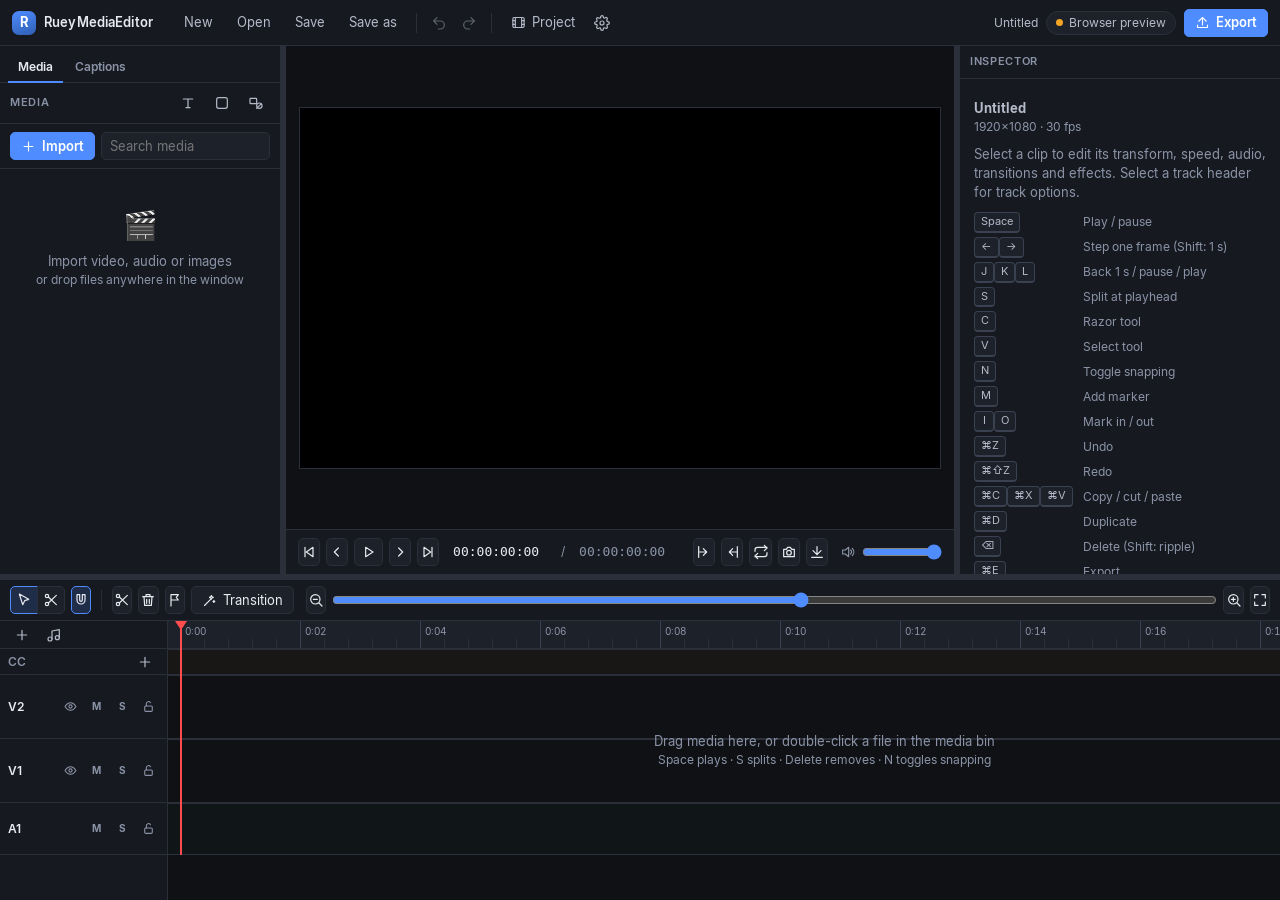
<file: ui/index.html>
<!DOCTYPE html>
<html lang="en">
<head>
  <meta charset="utf-8">
  <meta name="viewport" content="width=device-width, initial-scale=1">
  <title>RueyMediaEditor</title>
  <link rel="icon" href="data:,">
  <link rel="stylesheet" href="css/app.css">
</head>
<body>
  <div id="app" class="app">
    <header id="topbar" class="topbar">
      <div class="brand"><span class="brand-mark">R</span><span class="brand-name">RueyMediaEditor</span></div>
      <nav class="topbar-nav" id="topbar-nav"></nav>
      <div class="topbar-right" id="topbar-right"></div>
    </header>

    <main id="workspace" class="workspace">
      <aside id="media-panel" class="panel media-panel"></aside>
      <div id="vsplit-left" class="vsplitter" title="Drag to resize the media panel"></div>
      <section id="preview-panel" class="preview-panel"></section>
      <div id="vsplit-right" class="vsplitter" title="Drag to resize the inspector"></div>
      <aside id="inspector-panel" class="panel inspector-panel"></aside>
    </main>

    <div id="splitter" class="splitter" title="Drag to resize the timeline"></div>

    <section id="timeline-panel" class="timeline-panel"></section>
  </div>

  <div id="overlay-root"></div>
  <div id="toast-root" class="toast-root"></div>
  <div id="drop-hint" class="drop-hint" hidden><div>Drop media files to import</div></div>

  <script type="module" src="js/main.js"></script>
</body>
</html>
</file>
<file: docs/style.css>
:root {
  --bg: #f6f7fb;
  --bg-2: #ffffff;
  --ink: #0e1120;
  --ink-2: #3a4152;
  --muted: #6b7386;
  --line: #e3e7ef;
  --line-2: #cfd5e1;
  --blue: #2f6fe0;
  --violet: #7c5cff;
  --cyan: #06b6d4;
  --amber: #f5a524;
  --grad: linear-gradient(95deg, var(--blue), var(--violet) 55%, var(--cyan));
  --dark: #0f1115;
  --dark-2: #161920;
  --dark-3: #1d212a;
  --dark-line: #2a2f3a;
  --dark-ink: #e8eaf0;
  --dark-muted: #8a93a6;
  --radius: 18px;
  --shadow: 0 40px 100px rgba(20, 30, 60, 0.22), 0 8px 24px rgba(20, 30, 60, 0.08);
  --mono: "JetBrains Mono", ui-monospace, SFMono-Regular, Menlo, Consolas, monospace;
  --side-w: 264px;
}
* { box-sizing: border-box; }
html { scroll-behavior: smooth; }
body { margin: 0; background: var(--bg); color: var(--ink); font: 16px/1.6 "Inter", system-ui, -apple-system, "Segoe UI", Roboto, sans-serif; -webkit-font-smoothing: antialiased; overflow-x: hidden; }
a { color: inherit; text-decoration: none; }
.wrap { max-width: 1120px; margin: 0 auto; padding: 0 28px; }
.grad-text { background: var(--grad); -webkit-background-clip: text; background-clip: text; color: transparent; }

/* ---------- background ---------- */
.bg { position: fixed; inset: 0; z-index: -1; overflow: hidden; pointer-events: none; }
.bg .blob { position: absolute; width: 60vw; height: 60vw; max-width: 900px; max-height: 900px; border-radius: 50%; filter: blur(80px); opacity: 0.55; mix-blend-mode: multiply; animation: drift 26s ease-in-out infinite alternate; }
.bg .b1 { background: #cfe0ff; top: -20vw; left: -15vw; }
.bg .b2 { background: #e5dcff; top: -10vw; right: -20vw; animation-delay: -8s; animation-duration: 32s; }
.bg .b3 { background: #d1f4fb; top: 40vh; left: 30vw; width: 40vw; height: 40vw; animation-delay: -16s; animation-duration: 38s; }
.bg .grid { position: absolute; inset: 0; background-image: radial-gradient(rgba(14, 17, 32, 0.08) 1px, transparent 1px); background-size: 26px 26px; mask-image: linear-gradient(to bottom, rgba(0,0,0,0.9), transparent 70%); -webkit-mask-image: linear-gradient(to bottom, rgba(0,0,0,0.9), transparent 70%); }
@keyframes drift { from { transform: translate(0, 0) scale(1); } to { transform: translate(8vw, 6vh) scale(1.15); } }

/* ---------- layout: fixed left sidebar (lab-site style) ---------- */
.side { position: fixed; left: 0; top: 0; bottom: 0; width: var(--side-w); padding: 30px 26px 26px; border-right: 1px solid var(--line); background: rgba(255, 255, 255, 0.62); backdrop-filter: blur(14px); display: flex; flex-direction: column; gap: 26px; z-index: 10; overflow-y: auto; }
.brand { display: flex; align-items: center; gap: 12px; font-weight: 800; letter-spacing: -0.02em; font-size: 17px; line-height: 1.2; }
.brand small { display: block; font-weight: 500; font-size: 12px; color: var(--muted); letter-spacing: 0; margin-top: 2px; }
.mark { flex: none; width: 40px; height: 40px; border-radius: 12px; background: var(--grad); color: #fff; display: grid; place-items: center; font-weight: 800; font-size: 18px; box-shadow: 0 10px 24px rgba(47, 111, 224, 0.35); }
.side nav { display: flex; flex-direction: column; gap: 2px; }
.side nav a { display: flex; align-items: center; gap: 10px; padding: 9px 12px; border-radius: 10px; color: var(--ink-2); font-weight: 500; font-size: 14.5px; position: relative; transition: background .15s, color .15s; }
.side nav a:hover { background: rgba(14, 17, 32, 0.05); color: var(--ink); }
.side nav a.active { color: var(--ink); background: #fff; box-shadow: 0 4px 14px rgba(20, 30, 60, 0.08); font-weight: 600; }
.side nav a.active::before { content: ""; width: 3px; height: 16px; border-radius: 2px; background: var(--grad); position: absolute; left: 0; }
.side nav a .n { font-family: var(--mono); font-size: 11px; color: var(--muted); width: 18px; }
.side .grow { flex: 1; }
.star { display: inline-flex; align-items: center; justify-content: center; gap: 8px; padding: 11px 16px; border-radius: 12px; background: var(--ink); color: #fff; font-weight: 600; font-size: 14px; box-shadow: 0 10px 24px rgba(14, 17, 32, 0.2); transition: transform .15s ease; }
.star:hover { transform: translateY(-1px); color: #fff; }
.star .s { color: var(--amber); }
.side .meta { color: var(--muted); font-size: 12px; line-height: 1.5; }
.side .meta a { color: var(--ink-2); font-weight: 500; }
.main { margin-left: var(--side-w); min-width: 0; }
.main .wrap { max-width: 1040px; margin: 0 auto; padding: 0 44px; }
.topbar { display: none; }

/* ---------- hero ---------- */
.hero { padding: 72px 0 30px; }
.hero .wrap { display: grid; grid-template-columns: 1fr; gap: 52px; }
.hero .copy { max-width: 780px; }
.hero .demo { max-width: 940px; width: 100%; margin: 0 auto; transform: perspective(1600px) rotateX(4deg); }
.hero .demo:hover { transform: perspective(1600px) rotateX(0); }
.eyebrow { display: inline-flex; align-items: center; gap: 8px; font-size: 13px; font-weight: 600; color: var(--blue); background: #fff; border: 1px solid var(--line); padding: 7px 12px 7px 9px; border-radius: 999px; box-shadow: 0 4px 14px rgba(20, 30, 60, 0.06); }
.eyebrow .pulse { width: 8px; height: 8px; border-radius: 50%; background: var(--cyan); box-shadow: 0 0 0 0 rgba(6, 182, 212, 0.5); animation: pulse 2s infinite; }
@keyframes pulse { 0% { box-shadow: 0 0 0 0 rgba(6, 182, 212, 0.55); } 70% { box-shadow: 0 0 0 10px rgba(6, 182, 212, 0); } 100% { box-shadow: 0 0 0 0 rgba(6, 182, 212, 0); } }
h1 { font-size: clamp(40px, 4.6vw, 66px); line-height: 1.0; letter-spacing: -0.04em; margin: 22px 0 18px; font-weight: 800; }
.rotator { display: inline-grid; vertical-align: top; height: 1.05em; overflow: hidden; }
.rotator span { grid-area: 1 / 1; animation: rotate-words 9s infinite; opacity: 0; transform: translateY(100%); background: var(--grad); -webkit-background-clip: text; background-clip: text; color: transparent; padding-right: 0.06em; }
.rotator span:nth-child(2) { animation-delay: 3s; } .rotator span:nth-child(3) { animation-delay: 6s; }
@keyframes rotate-words { 0% { opacity: 0; transform: translateY(100%); } 6%, 30% { opacity: 1; transform: translateY(0); } 36%, 100% { opacity: 0; transform: translateY(-100%); } }
.lede { font-size: 18px; color: var(--ink-2); max-width: 620px; margin: 0 0 28px; }
.cta { display: flex; gap: 12px; flex-wrap: wrap; align-items: center; }
.btn { display: inline-flex; align-items: center; gap: 8px; padding: 14px 22px; border-radius: 999px; font-weight: 600; font-size: 15px; border: 1px solid transparent; transition: transform .15s ease, box-shadow .15s ease; position: relative; overflow: hidden; }
.btn:hover { transform: translateY(-2px); }
.btn.dark { background: var(--ink); color: #fff; box-shadow: 0 14px 30px rgba(14, 17, 32, 0.25); }
.btn.dark::after { content: ""; position: absolute; inset: 0; background: var(--grad); opacity: 0; transition: opacity .2s; }
.btn.dark:hover::after { opacity: 1; }
.btn.dark span { position: relative; z-index: 1; }
.btn.light { background: #fff; border-color: var(--line-2); color: var(--ink); }
.btn.light:hover { border-color: var(--ink); }
.facts { display: flex; gap: 18px; margin-top: 26px; color: var(--muted); font-size: 13.5px; flex-wrap: wrap; }
.facts b { color: var(--ink); font-weight: 700; }

/* mini editor */
.demo { background: var(--dark); border-radius: 16px; box-shadow: var(--shadow); border: 1px solid rgba(0, 0, 0, 0.3); overflow: hidden; color: var(--dark-ink); font-size: 11px; transform: perspective(1400px) rotateY(-6deg) rotateX(2deg); transition: transform .4s ease; }
.demo:hover { transform: perspective(1400px) rotateY(0) rotateX(0); }
.demo .bar { height: 32px; display: flex; align-items: center; gap: 7px; padding: 0 12px; background: var(--dark-2); border-bottom: 1px solid var(--dark-line); color: var(--dark-muted); }
.demo .bar i { width: 10px; height: 10px; border-radius: 50%; display: inline-block; } .demo .bar i:nth-child(1) { background: #ff5f57; } .demo .bar i:nth-child(2) { background: #febc2e; } .demo .bar i:nth-child(3) { background: #28c840; }
.demo .bar span { margin: 0 auto; }
.demo .bar .exp { margin: 0; background: var(--blue); color: #fff; padding: 3px 9px; border-radius: 6px; font-weight: 600; }
.demo .preview { position: relative; margin: 12px 14px; aspect-ratio: 16 / 7; background: #000; border-radius: 6px; display: grid; grid-template-columns: 1fr 1fr; gap: 4px; padding: 4px; overflow: hidden; }
.demo .pane { position: relative; border-radius: 4px; overflow: hidden; }
.demo .pane.a { background: linear-gradient(135deg, #14213d, #fca311 70%, #e5e5e5); }
.demo .pane.b { background: linear-gradient(135deg, #2a9d8f, #e9c46a 70%, #264653); }
.demo .pane::after { content: ""; position: absolute; inset: 0; background: linear-gradient(120deg, transparent 30%, rgba(255,255,255,0.25) 45%, transparent 60%); background-size: 250% 100%; animation: shimmer 6s linear infinite; }
.demo .pane.b::after { animation-delay: -3s; }
@keyframes shimmer { from { background-position: 120% 0; } to { background-position: -120% 0; } }
.demo .lbl { position: absolute; top: 8px; left: 50%; transform: translateX(-50%); background: rgba(0,0,0,0.6); padding: 3px 8px; border-radius: 5px; font-weight: 700; font-size: 12px; }
.demo .cap { position: absolute; left: 50%; bottom: 10px; transform: translateX(-50%); background: rgba(0,0,0,0.65); padding: 4px 10px; border-radius: 5px; font-weight: 600; white-space: nowrap; animation: capfade 8s infinite; }
@keyframes capfade { 0%, 8% { opacity: 0; } 14%, 60% { opacity: 1; } 66%, 100% { opacity: 0; } }
.demo .tl { position: relative; margin: 0 14px 14px; border: 1px solid var(--dark-line); border-radius: 6px; background: var(--dark-2); overflow: hidden; }
.demo .ruler { height: 18px; border-bottom: 1px solid var(--dark-line); background: repeating-linear-gradient(to right, var(--dark-line) 0 1px, transparent 1px 10%); color: var(--dark-muted); font-family: var(--mono); font-size: 9px; display: flex; align-items: center; padding-left: 4px; gap: calc(10% - 20px); }
.demo .track { display: grid; grid-template-columns: 44px 1fr; height: 30px; border-bottom: 1px solid var(--dark-line); }
.demo .track:last-child { border-bottom: 0; }
.demo .track .name { display: flex; align-items: center; padding-left: 8px; color: var(--dark-muted); font-weight: 600; border-right: 1px solid var(--dark-line); font-size: 10px; }
.demo .track .lane { position: relative; }
.demo .clip { position: absolute; top: 4px; bottom: 4px; border-radius: 4px; padding: 0 6px; display: flex; align-items: center; font-weight: 600; font-size: 10px; white-space: nowrap; overflow: hidden; animation: clipin .7s cubic-bezier(.2,.8,.2,1) both; }
.demo .clip.v { background: #2f5fb3; border: 1px solid #4f8cff; }
.demo .clip.v2 { background: #2a8a68; border: 1px solid #34c77b; }
.demo .clip.t { background: #6f3fa0; border: 1px solid #b57cf0; }
.demo .clip.c { background: #7a5a1c; border: 1px solid var(--amber); }
.demo .clip.a { background: #1f4d3f; border: 1px solid #34c77b; }
.demo .clip.a::before { content: ""; position: absolute; inset: 4px 6px; background: repeating-linear-gradient(to right, rgba(255,255,255,0.5) 0 2px, transparent 2px 5px); mask-image: linear-gradient(to right, transparent, #000 10%, #000 40%, transparent 50%, #000 60%, #000 90%, transparent); -webkit-mask-image: linear-gradient(to right, transparent, #000 10%, #000 40%, transparent 50%, #000 60%, #000 90%, transparent); }
@keyframes clipin { from { opacity: 0; transform: translateY(8px) scaleX(0.6); transform-origin: left; } to { opacity: 1; transform: none; } }
.demo .playhead { position: absolute; top: 0; bottom: 0; width: 2px; background: #ff4d4d; left: 8%; animation: sweep 8s linear infinite; z-index: 2; box-shadow: 0 0 8px rgba(255, 77, 77, 0.6); }
.demo .playhead::before { content: ""; position: absolute; top: 0; left: -5px; border: 6px solid transparent; border-top: 8px solid #ff4d4d; }
@keyframes sweep { from { left: 8%; } to { left: 96%; } }

/* ---------- marquee ---------- */
.marquee { overflow: hidden; border-top: 1px solid var(--line); border-bottom: 1px solid var(--line); background: rgba(255,255,255,0.5); margin-top: 56px; mask-image: linear-gradient(to right, transparent, #000 10%, #000 90%, transparent); -webkit-mask-image: linear-gradient(to right, transparent, #000 10%, #000 90%, transparent); }
.marquee .track { display: flex; gap: 40px; padding: 14px 0; width: max-content; animation: marquee 40s linear infinite; font-family: var(--mono); font-size: 13px; color: var(--muted); font-weight: 500; }
.marquee .track span::before { content: "◆"; color: var(--violet); margin-right: 14px; font-size: 8px; vertical-align: middle; }
@keyframes marquee { to { transform: translateX(-50%); } }

/* ---------- sections ---------- */
section { padding: 96px 0 10px; }
.kicker { color: var(--blue); font-weight: 700; font-size: 12px; letter-spacing: 0.1em; text-transform: uppercase; margin-bottom: 12px; }
h2 { font-size: clamp(30px, 4vw, 46px); letter-spacing: -0.035em; line-height: 1.05; margin: 0 0 14px; font-weight: 800; }
.sub { color: var(--ink-2); font-size: 17px; max-width: 620px; margin: 0 0 34px; }
.reveal { opacity: 0; transform: translateY(22px); transition: opacity .7s ease, transform .7s cubic-bezier(.2,.8,.2,1); }
.reveal.in { opacity: 1; transform: none; }

/* screenshot */
.shot-wrap { perspective: 1600px; }
.shot { transform-style: preserve-3d; transition: transform .25s ease; }
.window { background: var(--dark-3); border-radius: 18px; box-shadow: var(--shadow); overflow: hidden; border: 1px solid rgba(0, 0, 0, 0.3); }
.window .bar { height: 38px; display: flex; align-items: center; gap: 8px; padding: 0 14px; background: var(--dark-2); border-bottom: 1px solid var(--dark-line); }
.window .bar i { width: 12px; height: 12px; border-radius: 50%; display: inline-block; }
.window .bar i:nth-child(1) { background: #ff5f57; } .window .bar i:nth-child(2) { background: #febc2e; } .window .bar i:nth-child(3) { background: #28c840; }
.window .bar span { margin: 0 auto; color: var(--dark-muted); font-size: 12px; }
.window img { display: block; width: 100%; }

/* compare slider */
.compare { position: relative; aspect-ratio: 16 / 8; border-radius: var(--radius); overflow: hidden; box-shadow: var(--shadow); cursor: ew-resize; user-select: none; touch-action: none; --pos: 50%; }
.compare .side { position: absolute; inset: 0; display: grid; place-items: center; font-weight: 800; font-size: clamp(22px, 3vw, 34px); color: #fff; letter-spacing: -0.02em; text-shadow: 0 4px 20px rgba(0,0,0,0.35); }
.compare .side.a { background: radial-gradient(circle at 30% 40%, #fca311, #14213d 70%); }
.compare .side.b { background: radial-gradient(circle at 70% 60%, #e9c46a, #2a9d8f 60%, #264653); clip-path: inset(0 0 0 var(--pos)); }
.compare .side small { display: block; font-weight: 500; font-size: 13px; opacity: 0.85; text-align: center; margin-top: 4px; }
.compare .handle { position: absolute; top: 0; bottom: 0; left: var(--pos); width: 2px; background: #fff; transform: translateX(-1px); box-shadow: 0 0 0 1px rgba(0,0,0,0.15); }
.compare .handle::after { content: "⟷"; position: absolute; top: 50%; left: 50%; transform: translate(-50%, -50%); width: 44px; height: 44px; border-radius: 50%; background: #fff; color: var(--ink); display: grid; place-items: center; font-size: 18px; box-shadow: 0 10px 24px rgba(0,0,0,0.25); }
.compare .tag { position: absolute; top: 14px; padding: 5px 10px; border-radius: 6px; background: rgba(0,0,0,0.55); color: #fff; font-size: 12px; font-weight: 700; }
.compare .tag.l { left: 14px; } .compare .tag.r { right: 14px; }
.compare .tc { position: absolute; left: 14px; bottom: 12px; font-family: var(--mono); font-size: 12px; color: #fff; background: rgba(0,0,0,0.55); padding: 4px 8px; border-radius: 5px; }
.split { display: grid; grid-template-columns: 1fr 1.1fr; gap: 44px; align-items: center; }
.split ul { list-style: none; padding: 0; margin: 0; display: grid; gap: 12px; }
.split li { display: flex; gap: 12px; align-items: flex-start; color: var(--ink-2); font-size: 15.5px; }
.split li b { color: var(--ink); }
.check { flex: none; width: 24px; height: 24px; border-radius: 50%; background: var(--grad); color: #fff; display: grid; place-items: center; margin-top: 1px; }
.check svg { width: 12px; height: 12px; fill: none; stroke: currentColor; stroke-width: 2.6; stroke-linecap: round; stroke-linejoin: round; }

/* bento */
.bento { display: grid; grid-template-columns: repeat(6, 1fr); gap: 14px; }
.card { position: relative; background: rgba(255,255,255,0.8); border: 1px solid var(--line); border-radius: var(--radius); padding: 22px; overflow: hidden; transition: transform .2s ease, box-shadow .2s ease; }
.card::before { content: ""; position: absolute; inset: 0; background: radial-gradient(360px circle at var(--mx, -100px) var(--my, -100px), rgba(124, 92, 255, 0.14), transparent 60%); opacity: 0; transition: opacity .25s; pointer-events: none; }
.card:hover { transform: translateY(-3px); box-shadow: 0 20px 44px rgba(20, 30, 60, 0.1); }
.card:hover::before { opacity: 1; }
.card h3 { margin: 0 0 6px; font-size: 16px; letter-spacing: -0.01em; position: relative; }
.card p { margin: 0; color: var(--ink-2); font-size: 14.5px; line-height: 1.55; position: relative; }
.card .art { height: 76px; margin-bottom: 14px; border-radius: 10px; background: var(--dark-2); position: relative; overflow: hidden; border: 1px solid var(--dark-line); }
.span-2 { grid-column: span 2; } .span-3 { grid-column: span 3; } .span-4 { grid-column: span 4; }
/* card arts */
.art .tclip { position: absolute; top: 12px; height: 18px; border-radius: 4px; }
.art .tclip.one { left: 8%; width: 40%; background: #2f5fb3; }
.art .tclip.two { left: 46%; width: 44%; background: #2a8a68; animation: nudge 3s ease-in-out infinite; }
@keyframes nudge { 0%, 100% { transform: translateX(0); } 50% { transform: translateX(-14px); } }
.art .tclip.three { top: 40px; left: 8%; width: 60%; background: #6f3fa0; }
.art .kf { position: absolute; inset: 0; }
.art .kf path { fill: none; stroke: var(--cyan); stroke-width: 2; stroke-dasharray: 300; stroke-dashoffset: 300; animation: draw 3s ease-out infinite; }
.art .kf circle { fill: var(--amber); }
@keyframes draw { to { stroke-dashoffset: 0; } }
.art .wave { position: absolute; inset: 0; display: flex; align-items: center; gap: 3px; padding: 0 12px; }
.art .wave i { flex: 1; height: 30%; background: #34c77b; border-radius: 2px; animation: bounce 1.2s ease-in-out infinite; transform-origin: center; }
.art .wave i:nth-child(2n) { animation-delay: -.3s; height: 55%; } .art .wave i:nth-child(3n) { animation-delay: -.6s; height: 40%; } .art .wave i:nth-child(5n) { animation-delay: -.9s; height: 70%; }
@keyframes bounce { 0%, 100% { transform: scaleY(0.5); } 50% { transform: scaleY(1.1); } }
.art .wipe { position: absolute; inset: 10px; border-radius: 6px; background: linear-gradient(135deg, #14213d, #fca311); }
.art .wipe::after { content: ""; position: absolute; inset: 0; background: linear-gradient(135deg, #2a9d8f, #e9c46a); clip-path: inset(0 100% 0 0); animation: wipeanim 3s ease-in-out infinite; }
@keyframes wipeanim { 0%, 15% { clip-path: inset(0 100% 0 0); } 50%, 65% { clip-path: inset(0 0 0 0); } 100% { clip-path: inset(0 100% 0 0); } }
.art .prog { position: absolute; left: 12px; right: 12px; top: 50%; height: 8px; margin-top: -4px; border-radius: 4px; background: var(--dark-3); overflow: hidden; }
.art .prog::after { content: ""; position: absolute; inset: 0; width: 0; background: var(--grad); animation: fill 3.5s ease-in-out infinite; }
@keyframes fill { 0% { width: 0; } 75%, 100% { width: 100%; } }
.art .pct { position: absolute; right: 12px; top: 12px; font-family: var(--mono); font-size: 11px; color: var(--dark-muted); }
.art .fmt { position: absolute; inset: 0; display: flex; flex-wrap: wrap; gap: 6px; padding: 12px; align-content: center; }
.art .fmt span { font-family: var(--mono); font-size: 10px; color: var(--dark-ink); background: var(--dark-3); border: 1px solid var(--dark-line); padding: 2px 6px; border-radius: 4px; }
.art .cc { position: absolute; left: 12px; right: 12px; bottom: 12px; text-align: center; color: #fff; font-weight: 700; font-size: 12px; background: rgba(0,0,0,0.6); padding: 4px; border-radius: 5px; animation: capfade 4s infinite; }
.art .grid4 { position: absolute; inset: 10px; display: grid; grid-template-columns: 1fr 1fr; gap: 4px; }
.art .grid4 i { border-radius: 4px; background: linear-gradient(135deg, #2f6fe0, #06b6d4); animation: pop 3s ease-in-out infinite; }
.art .grid4 i:nth-child(2) { background: linear-gradient(135deg, #7c5cff, #2f6fe0); animation-delay: .2s; } .art .grid4 i:nth-child(3) { background: linear-gradient(135deg, #f5a524, #e9c46a); animation-delay: .4s; } .art .grid4 i:nth-child(4) { background: linear-gradient(135deg, #2a9d8f, #34c77b); animation-delay: .6s; }
@keyframes pop { 0%, 100% { transform: scale(1); } 50% { transform: scale(0.92); } }

/* terminal */
.terminal { background: var(--dark); color: var(--dark-ink); border-radius: 20px; box-shadow: var(--shadow); overflow: hidden; border: 1px solid rgba(0,0,0,0.35); }
.terminal .bar { height: 42px; display: flex; align-items: center; gap: 8px; padding: 0 16px; background: var(--dark-2); border-bottom: 1px solid var(--dark-line); }
.terminal .bar i { width: 12px; height: 12px; border-radius: 50%; display: inline-block; } .terminal .bar i:nth-child(1) { background: #ff5f57; } .terminal .bar i:nth-child(2) { background: #febc2e; } .terminal .bar i:nth-child(3) { background: #28c840; }
.terminal .tabs { margin-left: auto; display: flex; gap: 6px; }
.tab { font: inherit; font-weight: 600; font-size: 12px; padding: 6px 12px; border-radius: 999px; border: 1px solid var(--dark-line); background: transparent; color: var(--dark-muted); cursor: pointer; }
.tab.active { background: var(--dark-3); color: #fff; border-color: #3a4150; }
.terminal pre { margin: 0; padding: 22px 26px; min-height: 250px; font: 13.5px/1.75 var(--mono); overflow-x: auto; }
.terminal .c { color: var(--dark-muted); }
.terminal .p { color: var(--cyan); }
.terminal .cursor { display: inline-block; width: 8px; height: 1.1em; background: var(--dark-ink); vertical-align: text-bottom; animation: blink 1s steps(2) infinite; }
@keyframes blink { to { visibility: hidden; } }
.terminal .foot { display: flex; align-items: center; justify-content: space-between; gap: 10px; padding: 12px 18px; border-top: 1px solid var(--dark-line); color: var(--dark-muted); font-size: 13px; flex-wrap: wrap; }
.terminal .foot button { font: inherit; font-weight: 600; font-size: 13px; color: #fff; background: var(--dark-3); border: 1px solid #3a4150; border-radius: 8px; padding: 7px 14px; cursor: pointer; }
.terminal .foot button:hover { background: #343a47; }
.reqs { color: var(--ink-2); font-size: 15px; margin-top: 18px; }
.reqs a, .sub a { color: var(--blue); font-weight: 600; }
code.inl { font-family: var(--mono); font-size: 0.86em; background: #e9edf5; padding: 2px 6px; border-radius: 6px; }

/* trust */
.trust { display: grid; grid-template-columns: repeat(3, 1fr); gap: 14px; margin-top: 30px; }
.trust .card { padding: 26px; }
.trust .num { font-family: var(--mono); font-size: 12px; color: var(--muted); margin-bottom: 8px; }
.trust h3 { font-size: 20px; }

footer { margin-top: 100px; border-top: 1px solid var(--line); padding: 34px 0 56px; color: var(--muted); font-size: 14px; }
footer .wrap { display: flex; justify-content: space-between; gap: 20px; flex-wrap: wrap; }
footer a { color: var(--ink-2); font-weight: 500; }

@media (max-width: 900px) {
  .side { position: static; width: auto; border-right: 0; border-bottom: 1px solid var(--line); flex-direction: row; flex-wrap: wrap; align-items: center; gap: 12px; padding: 14px 20px; }
  .side nav { flex-direction: row; flex-wrap: wrap; gap: 4px; }
  .side nav a { padding: 6px 10px; }
  .side nav a .n, .side .meta, .brand small { display: none; }
  .side .grow { display: none; }
  .main { margin-left: 0; }
  .main .wrap { padding: 0 22px; }
  .hero .wrap { grid-template-columns: 1fr; }
  .demo { transform: none; }
  .split { grid-template-columns: 1fr; }
  .bento { grid-template-columns: 1fr 1fr; }
  .span-2, .span-3, .span-4 { grid-column: span 2; }
  .trust { grid-template-columns: 1fr; }
    section { padding: 64px 0 10px; }
}
@media (prefers-reduced-motion: reduce) {
  *, *::before, *::after { animation: none !important; transition: none !important; }
  .reveal { opacity: 1; transform: none; }
}
</file>
<file: ui/css/app.css>
/* RueyMediaEditor UI. Plain CSS, no build step. Edit and reload. */

@font-face { font-family: "Inter"; src: url("../fonts/Inter-Regular.ttf") format("truetype"); font-weight: 400; }
@font-face { font-family: "Inter"; src: url("../fonts/Inter-SemiBold.ttf") format("truetype"); font-weight: 600; }
@font-face { font-family: "Inter"; src: url("../fonts/Inter-Bold.ttf") format("truetype"); font-weight: 700; }

:root {
  --bg: #0f1115;
  --panel: #161920;
  --panel-2: #1d212a;
  --panel-3: #252a35;
  --border: #2a2f3a;
  --border-strong: #3a4150;
  --text: #e8eaf0;
  --text-2: #b4bac8;
  --muted: #8a93a6;
  --accent: #4f8cff;
  --accent-soft: rgba(79, 140, 255, 0.18);
  --amber: #f5a524;
  --danger: #ef5a5a;
  --success: #34c77b;
  --video-clip: #2f5fb3;
  --video-clip-border: #4f8cff;
  --audio-clip: #2a8a68;
  --audio-clip-border: #34c77b;
  --title-clip: #8a4fbf;
  --title-clip-border: #b57cf0;
  --color-clip: #b3702f;
  --color-clip-border: #f5a524;
  --image-clip: #3f7f9f;
  --image-clip-border: #6fc0e8;
  --playhead: #ff4d4d;
  --radius: 8px;
  --radius-sm: 5px;
  --shadow: 0 12px 40px rgba(0, 0, 0, 0.45);
  --topbar-h: 46px;
  --timeline-h: 320px;
  --media-w: 280px;
  --inspector-w: 320px;
  --track-header-w: 168px;
  --ruler-h: 28px;
  --video-track-h: 64px;
  --audio-track-h: 52px;
}
:root[data-theme="light"] {
  --bg: #eef0f4;
  --panel: #ffffff;
  --panel-2: #f3f5f9;
  --panel-3: #e6e9f0;
  --border: #d7dbe3;
  --border-strong: #c0c6d2;
  --text: #171a21;
  --text-2: #3b4250;
  --muted: #6b7382;
  --accent: #2f6fe0;
  --accent-soft: rgba(47, 111, 224, 0.14);
  --shadow: 0 12px 40px rgba(20, 30, 60, 0.18);
}

* { box-sizing: border-box; }
html, body { height: 100%; margin: 0; }
html { background: var(--bg); }
body {
  background: var(--bg);
  color: var(--text);
  font: 13px/1.45 "Inter", system-ui, -apple-system, "Segoe UI", Roboto, sans-serif;
  overflow: hidden;
  user-select: none;
  -webkit-user-select: none;
}
input, textarea, select, button { font: inherit; color: inherit; }
input, textarea { user-select: text; -webkit-user-select: text; }
[hidden] { display: none !important; }
::-webkit-scrollbar { width: 10px; height: 10px; }
::-webkit-scrollbar-thumb { background: var(--border-strong); border-radius: 6px; border: 2px solid transparent; background-clip: padding-box; }
::-webkit-scrollbar-track { background: transparent; }

/* ---------- App frame ---------- */
.app {
  height: 100%;
  width: 100%;
  display: grid;
  grid-template-rows: var(--topbar-h) minmax(0, 1fr) 6px var(--timeline-h);
  grid-template-columns: minmax(0, 1fr);
  overflow: hidden;
}
.topbar {
  display: flex;
  align-items: center;
  gap: 8px;
  padding: 0 12px;
  background: var(--panel);
  border-bottom: 1px solid var(--border);
}
.brand { display: flex; align-items: center; gap: 8px; margin-right: 12px; }
.brand-mark {
  width: 24px; height: 24px; border-radius: 7px;
  background: linear-gradient(160deg, #4f8cff, #2f5fb3);
  color: #fff; font-weight: 700; display: grid; place-items: center; font-size: 13px;
}
.brand-name { font-weight: 600; letter-spacing: 0.01em; }
.topbar-nav { display: flex; gap: 2px; align-items: center; }
.topbar-nav .sep { width: 1px; height: 20px; background: var(--border); margin: 0 6px; }
.topbar-right { margin-left: auto; display: flex; gap: 8px; align-items: center; }
.project-title { color: var(--text-2); font-size: 12px; }
.project-title .dirty { color: var(--amber); }

.workspace {
  display: grid;
  grid-template-columns: var(--media-w) 6px minmax(0, 1fr) 6px var(--inspector-w);
  min-height: 0;
  min-width: 0;
  overflow: hidden;
}
.panel { background: var(--panel); min-height: 0; min-width: 0; display: flex; flex-direction: column; overflow: hidden; }
.vsplitter { background: var(--border); cursor: col-resize; position: relative; }
.vsplitter::after, .splitter::after { content: ""; position: absolute; inset: -4px; }
.vsplitter:hover, .vsplitter.active { background: var(--accent); }
.panel-head {
  display: flex; align-items: center; gap: 6px;
  padding: 8px 10px; border-bottom: 1px solid var(--border);
  font-size: 11px; font-weight: 600; letter-spacing: 0.06em; text-transform: uppercase; color: var(--muted);
}
.panel-head .spacer { flex: 1; }
.panel-body { flex: 1; overflow: auto; min-height: 0; }
.splitter { background: var(--border); cursor: row-resize; position: relative; }
.splitter:hover, .splitter.active { background: var(--accent); }

/* ---------- Controls ---------- */
.btn {
  display: inline-flex; align-items: center; justify-content: center; gap: 6px;
  height: 28px; padding: 0 10px;
  background: var(--panel-2); border: 1px solid var(--border); border-radius: var(--radius-sm);
  color: var(--text); cursor: pointer; white-space: nowrap; line-height: 1;
}
.btn:hover { background: var(--panel-3); border-color: var(--border-strong); }
.btn:active { transform: translateY(1px); }
.btn:disabled { opacity: 0.45; cursor: default; transform: none; }
.btn.primary { background: var(--accent); border-color: var(--accent); color: #fff; font-weight: 600; }
.btn.primary:hover { filter: brightness(1.08); }
.btn.danger { color: var(--danger); }
.btn.ghost { background: transparent; border-color: transparent; color: var(--text-2); }
.btn.ghost:hover { background: var(--panel-3); color: var(--text); }
.btn.icon { width: 28px; padding: 0; }
.btn.sm { height: 24px; padding: 0 8px; font-size: 12px; }
.btn.active { background: var(--accent-soft); border-color: var(--accent); color: var(--text); }
svg.icon { width: 16px; height: 16px; fill: none; stroke: currentColor; stroke-width: 1.8; stroke-linecap: round; stroke-linejoin: round; flex: none; }
.btn svg { width: 15px; height: 15px; fill: none; stroke: currentColor; stroke-width: 1.8; stroke-linecap: round; stroke-linejoin: round; }
.transport > svg.icon { color: var(--muted); margin-left: 6px; }
.media-thumb > svg.icon { width: 22px; height: 22px; color: rgba(255, 255, 255, 0.7); }
.btn.icon svg { width: 16px; height: 16px; }
.btn-group { display: inline-flex; }
.btn-group .btn { border-radius: 0; margin-left: -1px; }
.btn-group .btn:first-child { border-radius: var(--radius-sm) 0 0 var(--radius-sm); margin-left: 0; }
.btn-group .btn:last-child { border-radius: 0 var(--radius-sm) var(--radius-sm) 0; }

.input, .select, textarea.input {
  height: 28px; padding: 0 8px; width: 100%;
  background: var(--panel-2); border: 1px solid var(--border); border-radius: var(--radius-sm);
  color: var(--text); outline: none;
}
textarea.input { height: auto; padding: 6px 8px; resize: vertical; min-height: 64px; line-height: 1.4; }
.input:focus, .select:focus, textarea.input:focus { border-color: var(--accent); }
.input.num { width: 72px; text-align: right; font-variant-numeric: tabular-nums; }
.select { appearance: none; -webkit-appearance: none; padding-right: 24px;
  background-image: linear-gradient(45deg, transparent 50%, var(--muted) 50%), linear-gradient(135deg, var(--muted) 50%, transparent 50%);
  background-position: calc(100% - 13px) 12px, calc(100% - 9px) 12px; background-size: 4px 4px; background-repeat: no-repeat; }
input[type="range"].range { width: 100%; accent-color: var(--accent); height: 20px; margin: 0; }
input[type="color"].color { width: 28px; height: 28px; padding: 0; border: 1px solid var(--border); border-radius: var(--radius-sm); background: var(--panel-2); cursor: pointer; }
input[type="checkbox"].check { accent-color: var(--accent); width: 15px; height: 15px; margin: 0; }
.pill { display: inline-flex; align-items: center; gap: 6px; height: 24px; padding: 0 9px; border-radius: 12px; font-size: 12px; background: var(--panel-2); border: 1px solid var(--border); color: var(--text-2); }
.pill .dot { width: 7px; height: 7px; border-radius: 50%; background: var(--muted); }
.pill.ok .dot { background: var(--success); }
.pill.bad .dot { background: var(--danger); }
.pill.warn .dot { background: var(--amber); }
.pill.clickable { cursor: pointer; }
.pill.clickable:hover { border-color: var(--border-strong); }
.hint { color: var(--muted); font-size: 12px; }
.mono { font-family: ui-monospace, SFMono-Regular, Menlo, Consolas, monospace; font-size: 12px; }
.kbd { display: inline-block; padding: 1px 6px; border: 1px solid var(--border-strong); border-bottom-width: 2px; border-radius: 4px; font-size: 11px; background: var(--panel-2); color: var(--text-2); min-width: 20px; text-align: center; }

/* ---------- Media bin ---------- */
.media-tools { display: flex; gap: 6px; padding: 8px 10px; border-bottom: 1px solid var(--border); }
.media-tools .input { flex: 1; }
.media-list { padding: 8px; display: flex; flex-direction: column; gap: 6px; }
.media-item {
  display: grid; grid-template-columns: 64px 1fr; gap: 10px; align-items: center;
  padding: 6px; border-radius: var(--radius); border: 1px solid transparent; cursor: grab;
}
.media-item:hover { background: var(--panel-2); border-color: var(--border); }
.media-item.selected { background: var(--accent-soft); border-color: var(--accent); }
.media-item.busy { cursor: default; opacity: 0.8; }
.media-thumb {
  width: 64px; height: 36px; border-radius: 4px; background: var(--panel-3) center/cover no-repeat;
  display: grid; place-items: center; color: var(--muted); font-size: 11px; overflow: hidden; position: relative;
}
.media-thumb .badge { position: absolute; right: 3px; bottom: 3px; font-size: 9px; padding: 1px 4px; border-radius: 3px; background: rgba(0, 0, 0, 0.6); color: #fff; }
.media-thumb.audio { background: linear-gradient(135deg, #1f4d3f, #2a8a68); color: #d8ffee; }
.media-name { font-weight: 600; white-space: nowrap; overflow: hidden; text-overflow: ellipsis; font-size: 12px; }
.media-meta { color: var(--muted); font-size: 11px; white-space: nowrap; overflow: hidden; text-overflow: ellipsis; }
.media-progress { height: 3px; background: var(--panel-3); border-radius: 2px; margin-top: 4px; overflow: hidden; }
.media-progress > div { height: 100%; background: var(--accent); width: 0; transition: width 0.2s; }
.media-empty { padding: 28px 16px; text-align: center; color: var(--muted); }
.media-empty .big { font-size: 28px; margin-bottom: 6px; }
.drag-ghost {
  position: fixed; z-index: 1000; pointer-events: none;
  padding: 4px 8px; border-radius: 4px; background: var(--accent); color: #fff; font-size: 12px; font-weight: 600;
  box-shadow: var(--shadow); opacity: 0.9; transform: translate(-50%, -50%);
}

/* ---------- Preview ---------- */
.preview-panel { display: flex; flex-direction: column; min-width: 0; min-height: 0; overflow: hidden; background: var(--bg); }
.preview-stage { flex: 1; min-height: 0; min-width: 0; display: grid; place-items: center; padding: 14px; position: relative; overflow: hidden; }
.preview-stage canvas { max-width: 100%; max-height: 100%; width: auto; height: auto; background: #000; box-shadow: 0 0 0 1px var(--border); touch-action: none; }
.preview-stage canvas.gizmo-cursor { cursor: move; }
.preview-badge { position: absolute; top: 20px; right: 22px; display: flex; gap: 6px; }
.transport {
  display: flex; align-items: center; gap: 6px; padding: 8px 12px;
  background: var(--panel); border-top: 1px solid var(--border);
}
.transport .timecode { font-variant-numeric: tabular-nums; font-family: ui-monospace, SFMono-Regular, Menlo, monospace; font-size: 13px; padding: 0 8px; min-width: 110px; }
.transport .timecode.total { color: var(--muted); }
.transport .spacer { flex: 1; }
.transport .btn.play { width: 36px; }

/* ---------- Inspector ---------- */
.inspector-body { padding: 0 0 20px; }
.insp-title { padding: 10px 12px 6px; font-weight: 600; white-space: nowrap; overflow: hidden; text-overflow: ellipsis; }
.insp-sub { padding: 0 12px 8px; color: var(--muted); font-size: 12px; }
.section { border-top: 1px solid var(--border); }
.section > summary {
  list-style: none; cursor: pointer; padding: 8px 12px; font-size: 11px; font-weight: 600;
  letter-spacing: 0.06em; text-transform: uppercase; color: var(--muted); display: flex; align-items: center; gap: 6px;
}
.section > summary::-webkit-details-marker { display: none; }
.section > summary::before { content: ""; width: 0; height: 0; border-left: 5px solid var(--muted); border-top: 4px solid transparent; border-bottom: 4px solid transparent; transition: transform 0.15s; }
.section[open] > summary::before { transform: rotate(90deg); }
.section > summary .spacer { flex: 1; }
.section > summary .btn { text-transform: none; letter-spacing: 0; font-weight: 500; }
.section-body { padding: 2px 12px 10px; display: flex; flex-direction: column; gap: 6px; }
.prop {
  display: grid; grid-template-columns: 84px 1fr 72px 22px; gap: 8px; align-items: center; min-height: 28px;
}
.prop.no-kf { grid-template-columns: 84px 1fr 72px; }
.prop.wide { grid-template-columns: 84px 1fr; }
.prop.full { grid-template-columns: 1fr; }
.prop label { color: var(--text-2); font-size: 12px; white-space: nowrap; overflow: hidden; text-overflow: ellipsis; }
.prop .input.num { width: 100%; }
.kf {
  width: 22px; height: 22px; display: grid; place-items: center; cursor: pointer; border-radius: 4px; color: var(--muted);
}
.kf:hover { background: var(--panel-3); color: var(--text); }
.kf svg { width: 12px; height: 12px; }
.kf.has { color: var(--amber); }
.kf.on { color: var(--amber); }
.kf.on svg path { fill: var(--amber); }
.row { display: flex; gap: 6px; align-items: center; }
.row.wrap { flex-wrap: wrap; }
.row .grow { flex: 1; }
.effect-card { border: 1px solid var(--border); border-radius: var(--radius-sm); background: var(--panel-2); padding: 6px 8px; display: flex; flex-direction: column; gap: 4px; }
.effect-head { display: flex; align-items: center; gap: 8px; }
.effect-head .name { font-weight: 600; flex: 1; font-size: 12px; }
.effect-head .tag { font-size: 10px; color: var(--amber); }
.effect-card .prop { grid-template-columns: 76px 1fr 60px; min-height: 24px; }
.effect-card .prop label { font-size: 11px; }
.empty-inspector { padding: 20px 14px; color: var(--muted); display: flex; flex-direction: column; gap: 10px; }
.empty-inspector b { color: var(--text-2); }
.shortcut-table { display: grid; grid-template-columns: auto 1fr; gap: 4px 10px; align-items: center; font-size: 12px; }

/* ---------- Timeline ---------- */
.timeline-panel { display: flex; flex-direction: column; min-height: 0; background: var(--panel); }
.timeline-tools { display: flex; align-items: center; gap: 6px; padding: 6px 10px; border-bottom: 1px solid var(--border); }
.timeline-tools .spacer { flex: 1; }
.timeline-tools .zoom { width: 120px; }
.timeline {
  flex: 1; min-height: 0; display: grid; grid-template-columns: var(--track-header-w) 1fr; position: relative;
}
.track-headers { border-right: 1px solid var(--border); overflow: hidden; display: flex; flex-direction: column; background: var(--panel); }
.track-headers .ruler-corner { height: var(--ruler-h); border-bottom: 1px solid var(--border); display: flex; align-items: center; padding: 0 8px; gap: 4px; }
.track-headers-scroll { flex: 1; overflow: hidden; }
.track-head {
  display: flex; align-items: center; gap: 4px; padding: 0 8px; border-bottom: 1px solid var(--border);
  background: var(--panel);
}
.track-head.video { height: var(--video-track-h); }
.track-head.audio { height: var(--audio-track-h); }
.track-head.selected { background: var(--accent-soft); }
.track-head .tname { flex: 1; font-size: 12px; font-weight: 600; white-space: nowrap; overflow: hidden; text-overflow: ellipsis; }
.track-head .tkind { font-size: 10px; color: var(--muted); }
.track-head .tog { width: 22px; height: 22px; border-radius: 4px; border: 1px solid transparent; background: transparent; color: var(--muted); display: grid; place-items: center; cursor: pointer; font-size: 10px; font-weight: 700; padding: 0; }
.track-head .tog:hover { background: var(--panel-3); color: var(--text); }
.track-head .tog.on { background: var(--accent-soft); color: var(--accent); border-color: var(--accent); }
.track-head .tog.on.mute { color: var(--danger); border-color: var(--danger); background: rgba(239, 90, 90, 0.15); }
.track-head .tog.on.solo { color: var(--amber); border-color: var(--amber); background: rgba(245, 165, 36, 0.15); }
.track-head .tog svg { width: 13px; height: 13px; fill: none; stroke: currentColor; stroke-width: 2; }

.tracks-viewport { position: relative; overflow: auto; background: var(--bg); }
.tracks-content { position: relative; min-width: 100%; }
.ruler { position: sticky; top: 0; height: var(--ruler-h); background: var(--panel-2); border-bottom: 1px solid var(--border); z-index: 5; cursor: pointer; overflow: hidden; }
.ruler .tick { position: absolute; top: 0; bottom: 0; border-left: 1px solid var(--border-strong); }
.ruler .tick.minor { top: 18px; border-color: var(--border); }
.ruler .tick span { position: absolute; left: 4px; top: 3px; font-size: 10px; color: var(--muted); white-space: nowrap; font-variant-numeric: tabular-nums; }
.ruler .inout { position: absolute; top: 0; bottom: 0; background: var(--accent-soft); border-left: 1px solid var(--accent); border-right: 1px solid var(--accent); }
.ruler .marker { position: absolute; top: 0; width: 0; height: 0; border-left: 6px solid transparent; border-right: 6px solid transparent; border-top: 9px solid var(--amber); margin-left: -6px; cursor: pointer; }
.ruler .marker:hover { filter: brightness(1.2); }
.track-lane { position: relative; border-bottom: 1px solid var(--border); background-image: linear-gradient(var(--border) 1px, transparent 1px); background-size: 100% 100%; }
.track-lane.video { height: var(--video-track-h); }
.track-lane.audio { height: var(--audio-track-h); background-color: rgba(52, 199, 123, 0.03); }
.track-lane.locked { background-color: rgba(255, 255, 255, 0.03); }
.track-lane.drop-target { background-color: var(--accent-soft); }
.snap-line { position: absolute; top: 0; bottom: 0; width: 0; border-left: 1px dashed var(--amber); z-index: 6; pointer-events: none; }

.clip {
  position: absolute; top: 4px; bottom: 4px; border-radius: 5px; overflow: hidden;
  background: var(--video-clip); border: 1px solid var(--video-clip-border); cursor: pointer;
  display: flex; flex-direction: column;
}
.clip.audio { background: var(--audio-clip); border-color: var(--audio-clip-border); }
.clip.title { background: var(--title-clip); border-color: var(--title-clip-border); }
.clip.color { background: var(--color-clip); border-color: var(--color-clip-border); }
.clip.image { background: var(--image-clip); border-color: var(--image-clip-border); }
.clip.selected { outline: 2px solid #fff; outline-offset: -2px; z-index: 2; }
.clip.muted .clip-label { text-decoration: line-through; opacity: 0.6; }
.clip.dragging { opacity: 0.7; z-index: 3; }
.clip-label {
  position: absolute; left: 6px; top: 2px; right: 6px; font-size: 11px; font-weight: 600; color: #fff;
  white-space: nowrap; overflow: hidden; text-overflow: ellipsis; text-shadow: 0 1px 2px rgba(0, 0, 0, 0.6); pointer-events: none; z-index: 2;
}
.clip-label .tag { font-weight: 500; opacity: 0.85; margin-left: 4px; }
.clip-strip { position: absolute; left: 0; right: 0; top: 18px; bottom: 0; background-repeat: repeat-x; background-size: auto 100%; opacity: 0.9; pointer-events: none; }
.clip.audio .clip-strip, .clip-wave { position: absolute; left: 0; right: 0; top: 16px; bottom: 0; pointer-events: none; }
.clip-wave canvas { width: 100%; height: 100%; display: block; }
.clip-handle { position: absolute; top: 0; bottom: 0; width: 8px; cursor: ew-resize; z-index: 3; }
.clip-handle.left { left: 0; }
.clip-handle.right { right: 0; }
.clip-handle:hover { background: rgba(255, 255, 255, 0.25); }
.fade-handle { position: absolute; top: 2px; width: 10px; height: 10px; border-radius: 50%; background: #fff; border: 1px solid rgba(0, 0, 0, 0.5); cursor: ew-resize; z-index: 4; opacity: 0; }
.clip:hover .fade-handle, .clip.selected .fade-handle { opacity: 0.9; }
.fade-handle.in { left: 2px; }
.fade-handle.out { right: 2px; }
.fade-shade { position: absolute; top: 0; bottom: 0; background: linear-gradient(90deg, rgba(0, 0, 0, 0.45), transparent); pointer-events: none; z-index: 1; }
.fade-shade.out { background: linear-gradient(270deg, rgba(0, 0, 0, 0.45), transparent); }
.clip .transition-in { position: absolute; left: 0; top: 0; bottom: 0; background: repeating-linear-gradient(135deg, rgba(255, 255, 255, 0.35) 0 3px, transparent 3px 8px); border-right: 1px dashed rgba(255, 255, 255, 0.6); pointer-events: none; z-index: 1; }
.clip .transition-out { position: absolute; right: 0; top: 0; bottom: 0; background: repeating-linear-gradient(45deg, rgba(255, 255, 255, 0.35) 0 3px, transparent 3px 8px); border-left: 1px dashed rgba(255, 255, 255, 0.6); pointer-events: none; z-index: 1; }
.clip .kf-dot { position: absolute; bottom: 3px; width: 7px; height: 7px; background: var(--amber); transform: rotate(45deg); margin-left: -3px; z-index: 2; pointer-events: none; }
.clip .fx-badge { position: absolute; right: 4px; top: 2px; font-size: 9px; padding: 0 4px; border-radius: 3px; background: rgba(0, 0, 0, 0.45); color: #fff; z-index: 2; pointer-events: none; }

.playhead { position: absolute; top: 0; bottom: 0; width: 0; border-left: 2px solid var(--playhead); z-index: 8; pointer-events: none; }
.playhead::before { content: ""; position: absolute; top: 0; left: -7px; border: 6px solid transparent; border-top: 9px solid var(--playhead); }
.marquee { position: absolute; border: 1px solid var(--accent); background: var(--accent-soft); z-index: 7; pointer-events: none; }
.timeline-empty { position: absolute; left: 50%; top: 55%; transform: translate(-50%, -50%); color: var(--muted); text-align: center; pointer-events: none; }

/* ---------- Overlays ---------- */
.modal-backdrop { position: fixed; inset: 0; background: rgba(0, 0, 0, 0.45); z-index: 100; display: grid; place-items: center; }
.modal { width: 560px; max-width: calc(100vw - 40px); max-height: calc(100vh - 60px); background: var(--panel); border: 1px solid var(--border); border-radius: 12px; box-shadow: var(--shadow); display: flex; flex-direction: column; }
.modal.wide { width: 720px; }
.modal-head { display: flex; align-items: center; padding: 14px 18px; border-bottom: 1px solid var(--border); font-weight: 600; font-size: 14px; }
.modal-head .btn { margin-left: auto; }
.modal-body { padding: 14px 18px; overflow: auto; display: flex; flex-direction: column; gap: 10px; }
.modal-foot { display: flex; gap: 8px; justify-content: flex-end; padding: 12px 18px; border-top: 1px solid var(--border); }
.modal-foot .left { margin-right: auto; display: flex; gap: 8px; }
.form { display: grid; grid-template-columns: 140px 1fr; gap: 8px 12px; align-items: center; }
.form label { color: var(--text-2); font-size: 12px; }
.form .full { grid-column: 1 / -1; }
.form h4 { grid-column: 1 / -1; margin: 8px 0 0; font-size: 11px; text-transform: uppercase; letter-spacing: 0.06em; color: var(--muted); }
.progress { height: 8px; background: var(--panel-3); border-radius: 4px; overflow: hidden; }
.progress > div { height: 100%; background: var(--accent); width: 0; transition: width 0.2s; }
.tabs { display: flex; gap: 2px; border-bottom: 1px solid var(--border); padding: 0 6px; }
.tab { padding: 8px 10px; cursor: pointer; color: var(--muted); border-bottom: 2px solid transparent; font-size: 12px; font-weight: 600; }
.tab.active { color: var(--text); border-color: var(--accent); }
.toast-root { position: fixed; right: 16px; bottom: calc(var(--timeline-h) + 20px); display: flex; flex-direction: column; gap: 8px; z-index: 200; }
.toast { padding: 9px 14px; border-radius: 8px; background: var(--panel-3); border: 1px solid var(--border-strong); box-shadow: var(--shadow); font-size: 12px; max-width: 360px; animation: toast-in 0.18s ease-out; }
.toast.error { border-color: var(--danger); }
.toast.success { border-color: var(--success); }
@keyframes toast-in { from { opacity: 0; transform: translateY(6px); } to { opacity: 1; transform: none; } }
.context-menu { position: fixed; z-index: 150; min-width: 190px; background: var(--panel-2); border: 1px solid var(--border-strong); border-radius: 8px; padding: 4px; box-shadow: var(--shadow); }
.context-menu .item { display: flex; align-items: center; gap: 8px; padding: 6px 10px; border-radius: 5px; cursor: pointer; font-size: 12px; }
.context-menu .item:hover { background: var(--accent); color: #fff; }
.context-menu .item.disabled { opacity: 0.4; pointer-events: none; }
.context-menu .item .k { margin-left: auto; color: var(--muted); font-size: 11px; }
.context-menu .item:hover .k { color: rgba(255, 255, 255, 0.8); }
.context-menu .sep { height: 1px; background: var(--border); margin: 4px 6px; }
.context-menu .item.sub::after { content: "▸"; margin-left: auto; color: var(--muted); }
.drop-hint { position: fixed; inset: 0; z-index: 300; background: rgba(79, 140, 255, 0.18); display: grid; place-items: center; font-size: 22px; font-weight: 600; pointer-events: none; }
.drop-hint > div { padding: 18px 28px; border-radius: 12px; background: var(--panel); border: 2px dashed var(--accent); }
.log-box { max-height: 220px; overflow: auto; white-space: pre-wrap; word-break: break-all; background: var(--bg); border: 1px solid var(--border); border-radius: 6px; padding: 8px; user-select: text; -webkit-user-select: text; }

/* ---------- captions, shapes, left panel tabs (added with the researcher features) ---------- */
.left-tabs { display: flex; gap: 2px; padding: 6px 8px 0; border-bottom: 1px solid var(--border); }
.left-tabs .tab { padding: 6px 10px; font-size: 12px; font-weight: 600; color: var(--muted); cursor: pointer; border-bottom: 2px solid transparent; margin-bottom: -1px; }
.left-tabs .tab.active { color: var(--text); border-bottom-color: var(--accent); }
.left-page { display: flex; flex-direction: column; flex: 1; min-height: 0; }
.caption-list { padding: 8px; display: flex; flex-direction: column; gap: 6px; }
.caption-row { border: 1px solid var(--border); border-radius: var(--radius-sm); background: var(--panel-2); padding: 6px 8px; display: flex; flex-direction: column; gap: 4px; cursor: pointer; }
.caption-row.selected { border-color: var(--accent); background: var(--accent-soft); }
.caption-row .input.num { width: 60px; }
.caption-row textarea { font-size: 12px; resize: vertical; }
.track-head.caption, .track-lane.caption { height: 26px; }
.track-head.caption .tname { color: var(--muted); }
.track-lane.caption { background-color: rgba(245, 165, 36, 0.04); }
.cap-block { position: absolute; top: 3px; bottom: 3px; border-radius: 3px; background: #7a5a1c; border: 1px solid var(--amber); overflow: hidden; padding: 0 6px; font-size: 11px; display: flex; align-items: center; cursor: grab; }
.cap-block.selected { outline: 2px solid #fff; outline-offset: -2px; }
.clip.shape { background: #5a3d7a; border-color: #9b6fd1; }
.clip.timecode { background: #3d5a5a; border-color: #6fb8b8; }
.clip.image { background: #2f6b4f; border-color: #4fa87b; }
.warn-text { color: var(--amber); }
.progress.indeterminate > div { width: 30%; animation: indet 1.2s infinite linear; }
@keyframes indet { from { margin-left: -30%; } to { margin-left: 100%; } }
</file>
